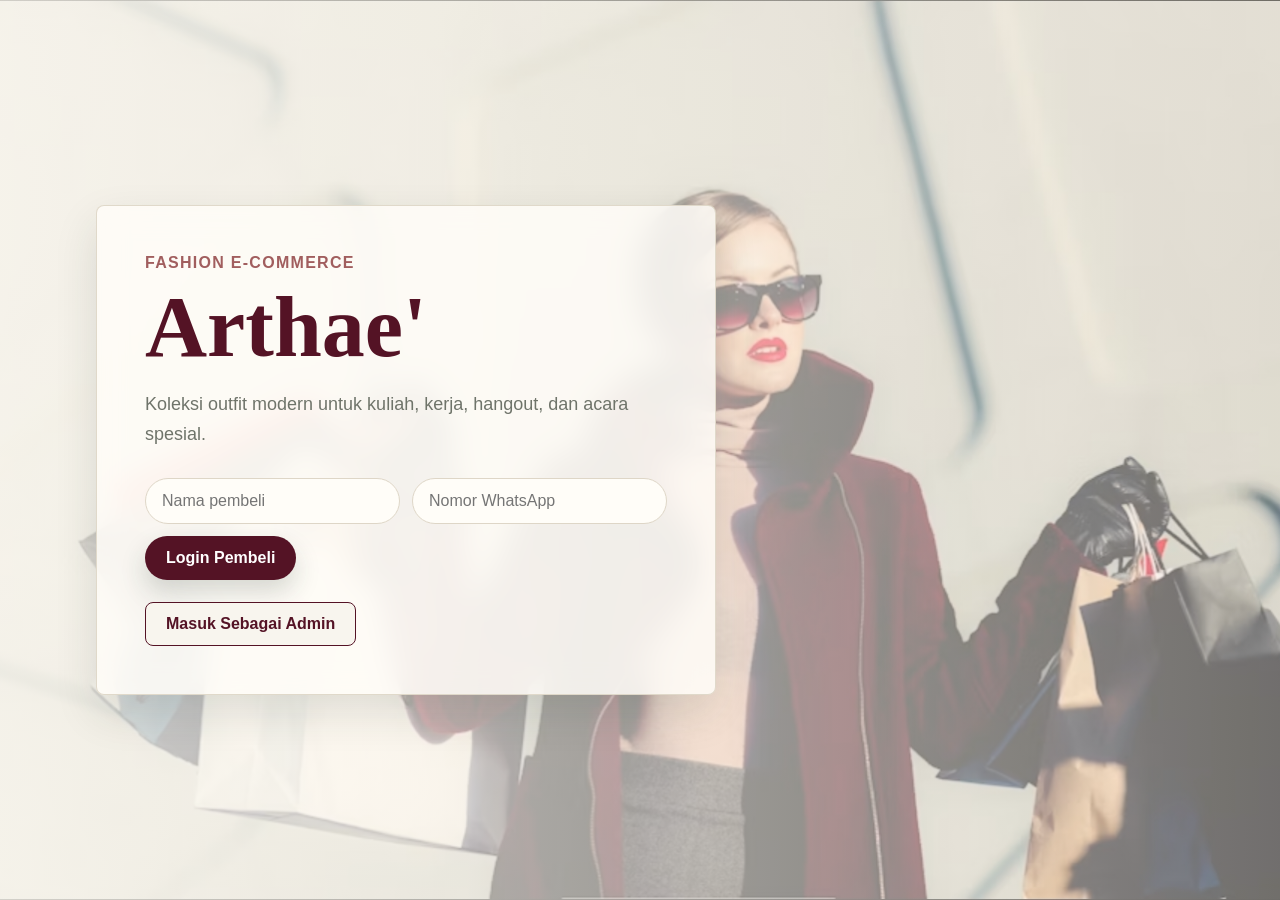
<file: index.html>
﻿<!DOCTYPE html>
<html lang="id">

<head>
  <meta charset="UTF-8">
  <meta name="viewport" content="width=device-width, initial-scale=1.0">
  <title>Arthae' Fashion</title>
  <meta name="description"
    content="Prototype website e-commerce fashion dengan katalog produk, keranjang, checkout, dan dashboard admin.">
  <link rel="stylesheet" href="css/tampilan-awal.css">
</head>

<body>
  <section class="welcome-page">
    <div class="welcome-panel">
      <p class="eyebrow">Fashion E-Commerce</p>
      <h1>Arthae'</h1>
      <p class="welcome-copy">Koleksi outfit modern untuk kuliah, kerja, hangout, dan acara spesial.</p>
      <form id="welcomeLoginForm" class="welcome-login">
        <input id="welcomeName" type="text" placeholder="Nama pembeli" required>
        <input id="welcomePhone" type="tel" placeholder="Nomor WhatsApp" required>
        <button class="primary-btn" type="submit">Login Pembeli</button>
      </form>
      <div class="welcome-actions">
        <a class="ghost-btn link-btn" href="admin.html">Masuk Sebagai Admin</a>
      </div>
    </div>
  </section>
  <script src="js/app.js"></script>
</body>

</html>
</file>
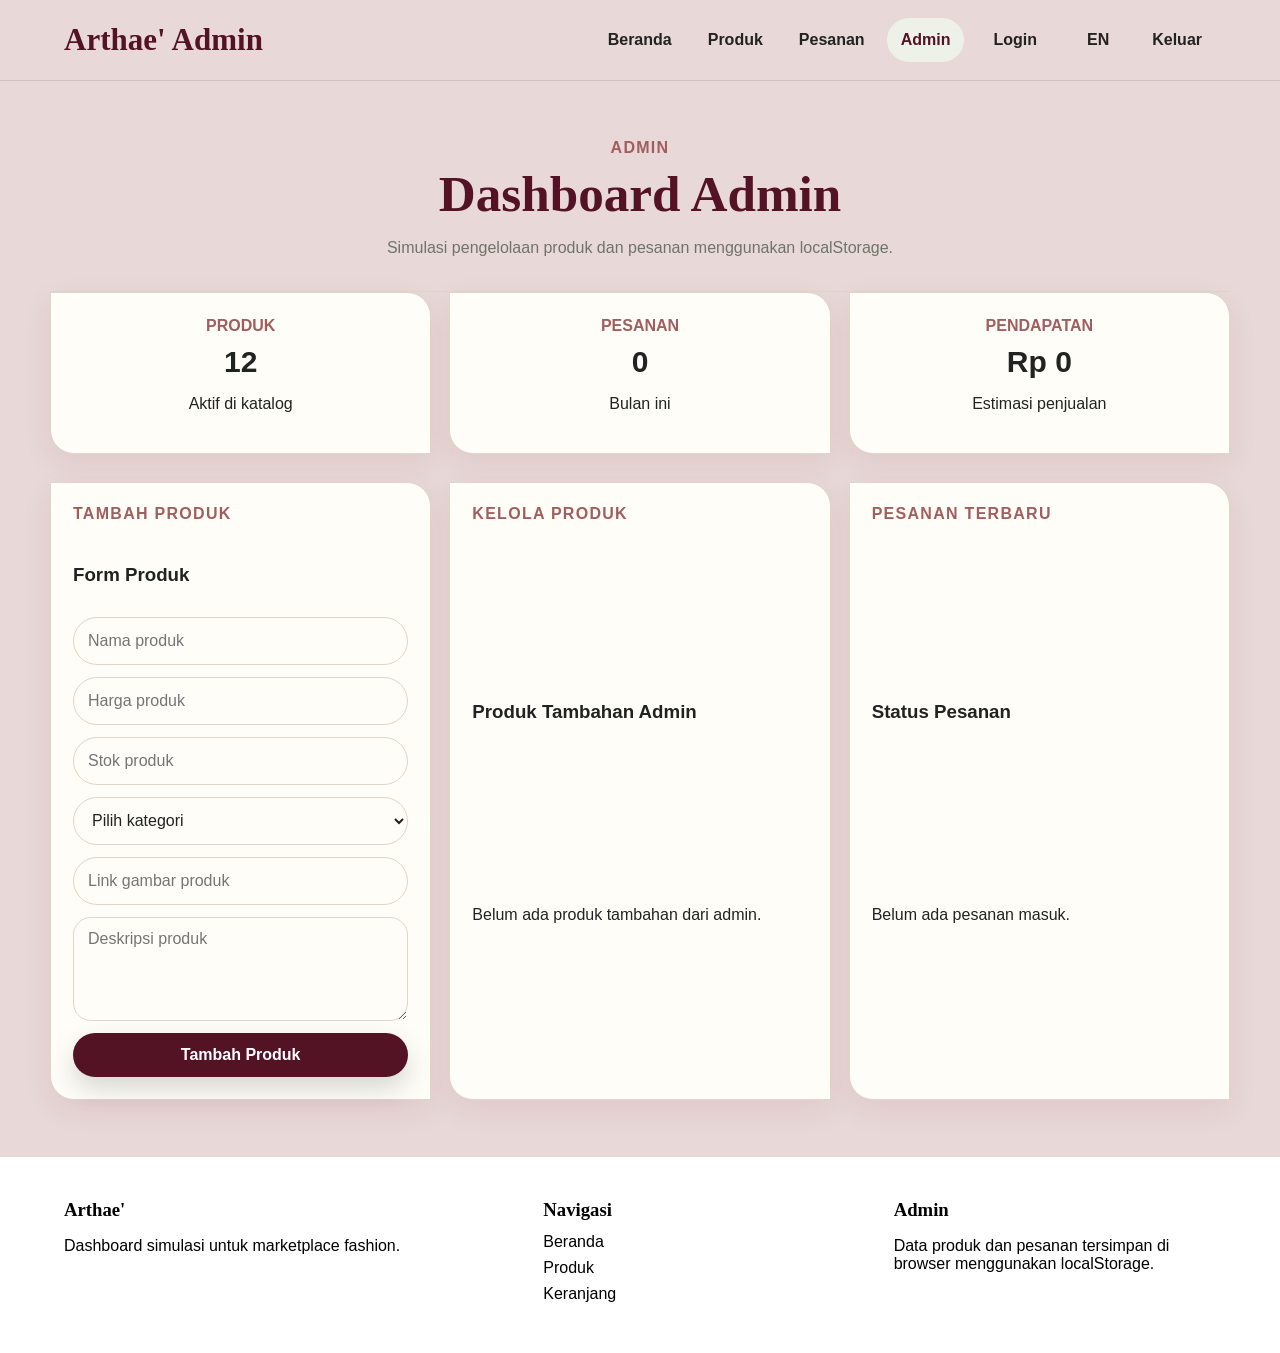
<file: admin.html>
﻿<!DOCTYPE html>
<html lang="id">

<head>
  <meta charset="UTF-8">
  <meta name="viewport" content="width=device-width, initial-scale=1.0">
  <title>Admin | Arthae' Fashion</title>
  <meta name="description" content="Dashboard admin Arthae' Fashion untuk simulasi produk dan pesanan.">
  <link rel="stylesheet" href="css/admin.css">
</head>

<body data-page="admin">
  <header class="site-header">
    <a href="beranda.html" class="brand">Arthae' Admin</a>
    <nav class="nav-links" aria-label="Navigasi utama">
      <a href="beranda.html">User</a>
      <a href="produk.html">Produk</a>
      <a href="keranjang.html">Pesanan</a>
      <a class="active" href="admin.html">Admin</a>
      <button class="nav-action" id="accountBtn" type="button">Login</button>
      <button class="nav-action" id="langToggle" type="button">EN</button>
      <a href="index.html">Keluar</a>
    </nav>
  </header>

  <main>
    <section class="page-hero">
      <p class="eyebrow">Admin</p>
      <h2>Dashboard Admin</h2>
      <p>Simulasi pengelolaan produk dan pesanan menggunakan localStorage.</p>
    </section>
    <div class="admin-stats">
      <article><span>Produk</span><strong id="adminProductCount">0</strong>
        <p>Aktif di katalog</p>
      </article>
      <article><span>Pesanan</span><strong id="adminOrderCount">0</strong>
        <p>Bulan ini</p>
      </article>
      <article><span>Pendapatan</span><strong id="adminRevenue">Rp 0</strong>
        <p>Estimasi penjualan</p>
      </article>
    </div>
    <div class="admin-layout">
      <form id="adminForm" class="admin-card">
        <p class="eyebrow">Tambah Produk</p>
        <h3>Form Produk</h3>
        <input id="adminName" type="text" placeholder="Nama produk" required>
        <input id="adminPrice" type="number" placeholder="Harga produk" required>
        <input id="adminStock" type="number" min="0" placeholder="Stok produk" required>
        <select id="adminCategory" required>
          <option value="">Pilih kategori</option>
          <option value="Pakaian">Pakaian</option>
          <option value="Sepatu">Sepatu</option>
          <option value="Tas">Tas</option>
          <option value="Aksesoris">Aksesoris</option>
        </select>
        <input id="adminImage" type="url" placeholder="Link gambar produk">
        <textarea id="adminDesc" placeholder="Deskripsi produk" required></textarea>
        <button class="primary-btn" type="submit">Tambah Produk</button>
      </form>
      <div class="admin-card">
        <p class="eyebrow">Kelola Produk</p>
        <h3>Produk Tambahan Admin</h3>
        <div id="adminProductList" class="admin-list"></div>
      </div>
      <div class="admin-card">
        <p class="eyebrow">Pesanan Terbaru</p>
        <h3>Status Pesanan</h3>
        <div id="adminOrderList" class="admin-list"></div>
      </div>
    </div>
  </main>

  <footer class="site-footer">
    <div>
      <h3>Arthae'</h3>
      <p>Dashboard simulasi untuk marketplace fashion.</p>
    </div>
    <div>
      <h3>Navigasi</h3><a href="beranda.html">Beranda</a><a href="produk.html">Produk</a><a
        href="keranjang.html">Keranjang</a>
    </div>
    <div>
      <h3>Admin</h3>
      <p>Data produk dan pesanan tersimpan di browser menggunakan localStorage.</p>
    </div>
  </footer>

  <div id="accountModal" class="modal hidden" role="dialog" aria-modal="true">
    <div class="modal-card account-card">
      <button class="close-btn" data-close="accountModal">&times;</button>
      <form id="accountForm" class="checkout-form">
        <p class="eyebrow">Akun Pembeli</p>
        <h3>Login Pembeli</h3>
        <input id="accountName" type="text" placeholder="Nama pembeli" required>
        <input id="accountPhone" type="tel" placeholder="Nomor WhatsApp" required>
        <button class="primary-btn" type="submit">Simpan Akun</button>
        <button class="ghost-btn" id="logoutBtn" type="button">Keluar Akun</button>
      </form>
    </div>
  </div>

  <script src="js/app.js"></script>
</body>

</html>
</file>
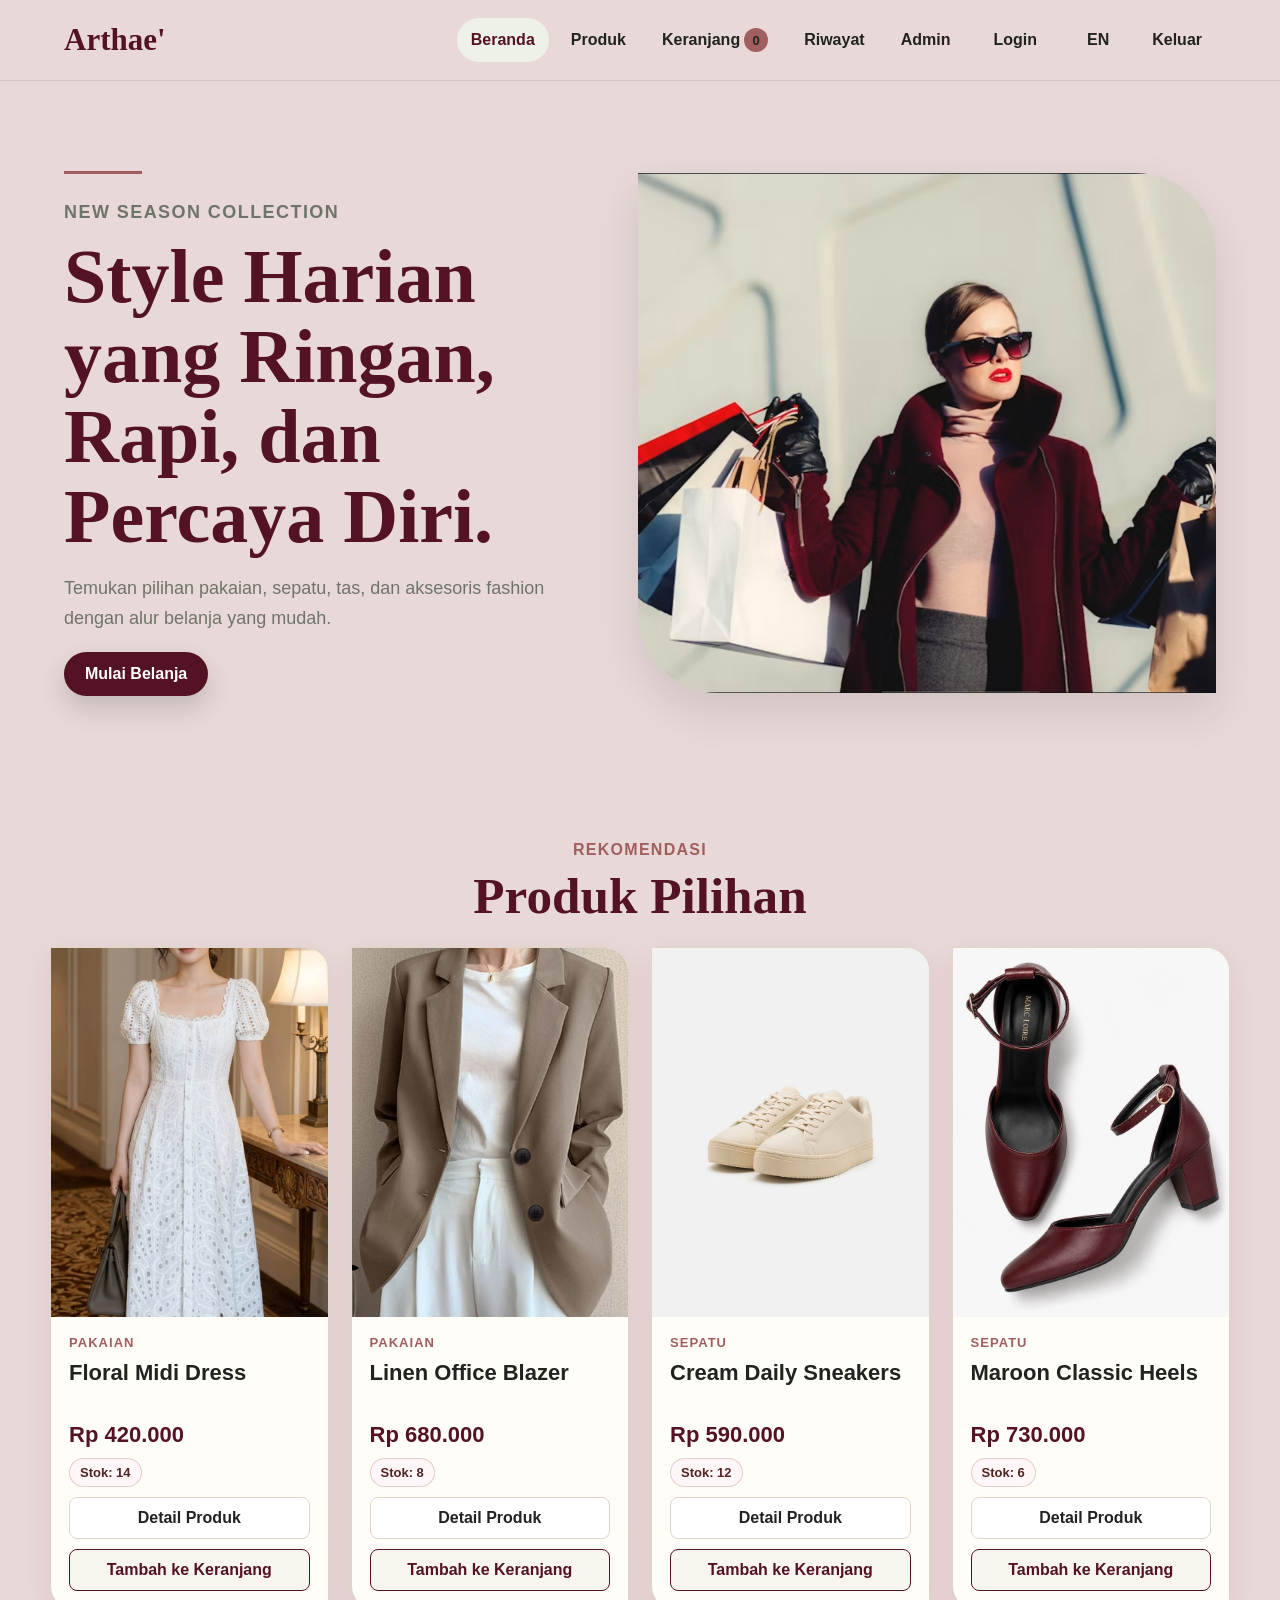
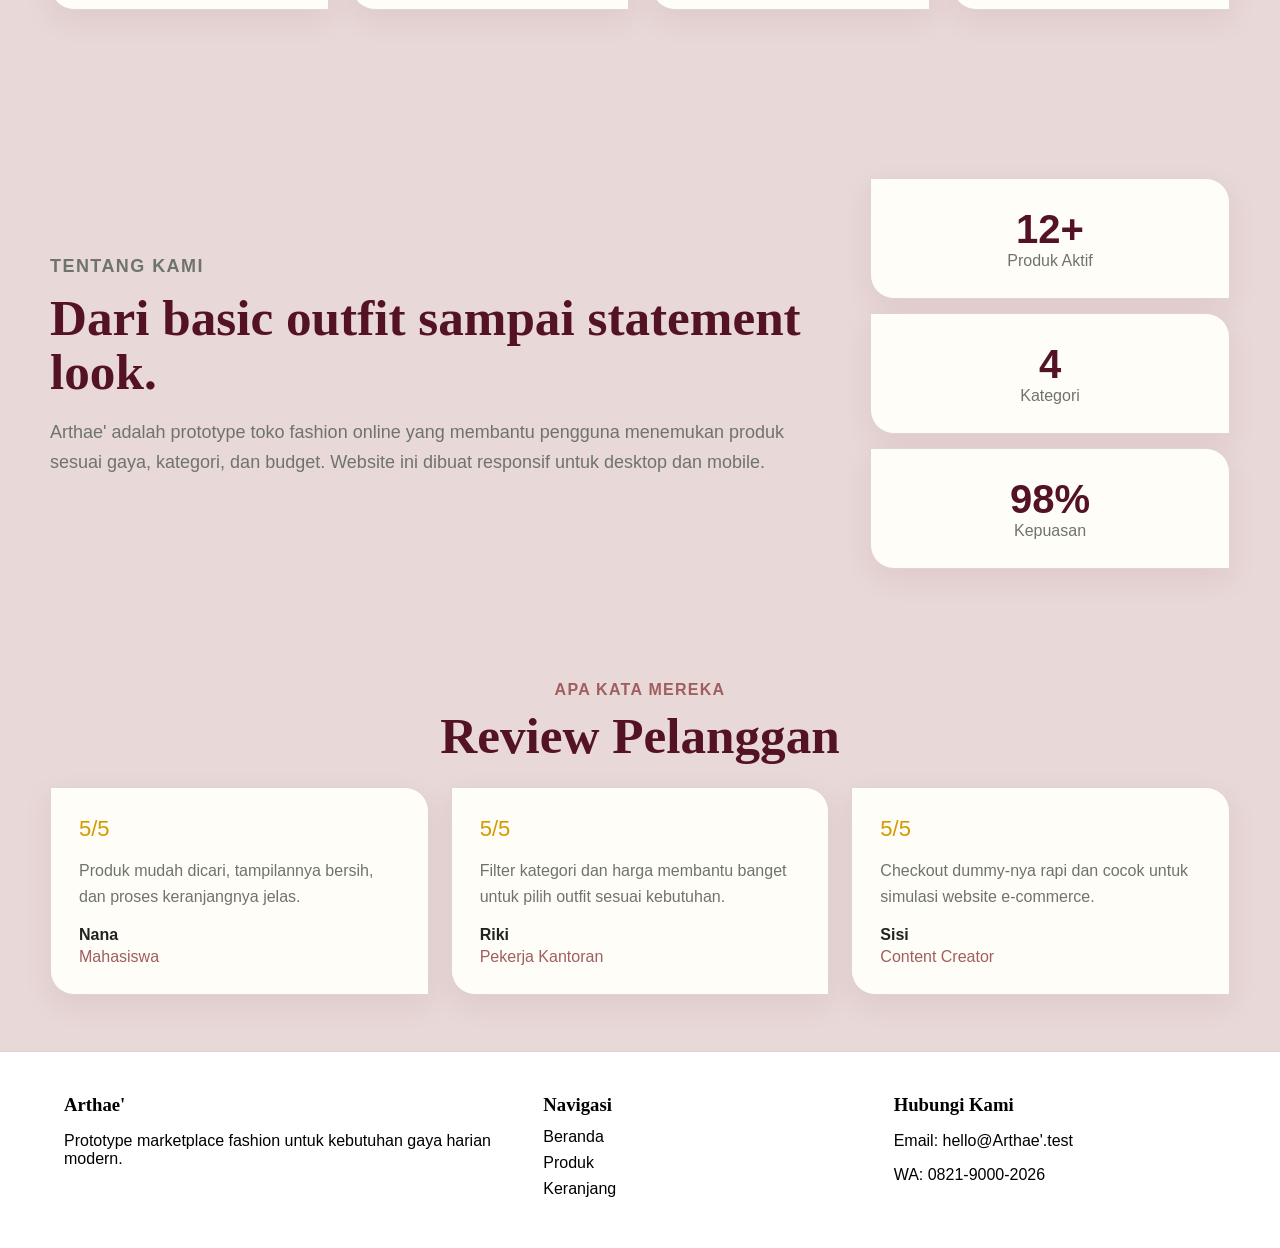
<file: beranda.html>
﻿<!DOCTYPE html>
<html lang="id">

<head>
  <meta charset="UTF-8">
  <meta name="viewport" content="width=device-width, initial-scale=1.0">
  <title>Beranda | Arthae' Fashion</title>
  <meta name="description"
    content="Beranda Arthae' Fashion dengan rekomendasi produk, tentang kami, review, dan navigasi belanja.">
  <link rel="stylesheet" href="css/beranda.css">
</head>

<body data-page="home">
  <header class="site-header">
    <a href="beranda.html" class="brand">Arthae'</a>
    <nav class="nav-links" aria-label="Navigasi utama">
      <a class="active" href="beranda.html">Beranda</a>
      <a href="produk.html">Produk</a>
      <a href="keranjang.html">Keranjang <span id="cartBadge">0</span></a>
      <a href="keranjang.html#historySection">Riwayat</a>
      <a href="admin.html">Admin</a>
      <button class="nav-action" id="accountBtn" type="button">Login</button>
      <button class="nav-action" id="langToggle" type="button">EN</button>
      <a href="index.html">Keluar</a>
    </nav>
  </header>

  <main>
    <section class="hero">
      <div class="hero-content">
        <p class="eyebrow">New Season Collection</p>
        <h2>Style Harian yang Ringan, Rapi, dan Percaya Diri.</h2>
        <p>Temukan pilihan pakaian, sepatu, tas, dan aksesoris fashion dengan alur belanja yang mudah.</p>
        <a class="primary-btn link-btn" href="produk.html">Mulai Belanja</a>
      </div>
      <div class="hero-media" aria-label="Kolase produk fashion">
        <img src="image/Model.jpeg" alt="Model membawa tas belanja fashion">
      </div>
    </section>

    <section class="section-block">
      <div class="section-title">
        <p class="eyebrow">Rekomendasi</p>
        <h2>Produk Pilihan</h2>
      </div>
      <div id="featuredGrid" class="product-grid"></div>
    </section>

    <section class="about-grid">
      <div>
        <p class="eyebrow">Tentang Kami</p>
        <h2>Dari basic outfit sampai statement look.</h2>
        <p>Arthae' adalah prototype toko fashion online yang membantu pengguna menemukan produk sesuai gaya, kategori,
          dan budget. Website ini dibuat responsif untuk desktop dan mobile.</p>
      </div>
      <div class="stats-grid">
        <article><strong>12+</strong><span>Produk Aktif</span></article>
        <article><strong>4</strong><span>Kategori</span></article>
        <article><strong>98%</strong><span>Kepuasan</span></article>
      </div>
    </section>

    <section class="section-block">
      <div class="section-title">
        <p class="eyebrow">Apa Kata Mereka</p>
        <h2>Review Pelanggan</h2>
      </div>
      <div class="review-grid">
        <article>
          <div class="stars">5/5</div>
          <p>Produk mudah dicari, tampilannya bersih, dan proses keranjangnya jelas.</p>
          <strong>Nana</strong><span>Mahasiswa</span>
        </article>
        <article>
          <div class="stars">5/5</div>
          <p>Filter kategori dan harga membantu banget untuk pilih outfit sesuai kebutuhan.</p>
          <strong>Riki</strong><span>Pekerja Kantoran</span>
        </article>
        <article>
          <div class="stars">5/5</div>
          <p>Checkout dummy-nya rapi dan cocok untuk simulasi website e-commerce.</p><strong>Sisi</strong><span>Content
            Creator</span>
        </article>
      </div>
    </section>
  </main>

  <footer class="site-footer">
    <div>
      <h3>Arthae'</h3>
      <p>Prototype marketplace fashion untuk kebutuhan gaya harian modern.</p>
    </div>
    <div>
      <h3>Navigasi</h3><a href="beranda.html">Beranda</a><a href="produk.html">Produk</a><a
        href="keranjang.html">Keranjang</a>
    </div>
    <div>
      <h3>Hubungi Kami</h3>
      <p>Email: hello@Arthae'.test</p>
      <p>WA: 0821-9000-2026</p>
    </div>
  </footer>

  <div id="detailModal" class="modal hidden" role="dialog" aria-modal="true">
    <div class="modal-card">
      <button class="close-btn" data-close="detailModal">&times;</button>
      <div id="detailContent"></div>
    </div>
  </div>

  <div id="accountModal" class="modal hidden" role="dialog" aria-modal="true">
    <div class="modal-card account-card">
      <button class="close-btn" data-close="accountModal">&times;</button>
      <form id="accountForm" class="checkout-form">
        <p class="eyebrow">Akun Pembeli</p>
        <h3>Login Pembeli</h3>
        <input id="accountName" type="text" placeholder="Nama pembeli" required>
        <input id="accountPhone" type="tel" placeholder="Nomor WhatsApp" required>
        <button class="primary-btn" type="submit">Simpan Akun</button>
        <button class="ghost-btn" id="logoutBtn" type="button">Keluar Akun</button>
      </form>
    </div>
  </div>

  <script src="js/app.js"></script>
</body>

</html>
</file>
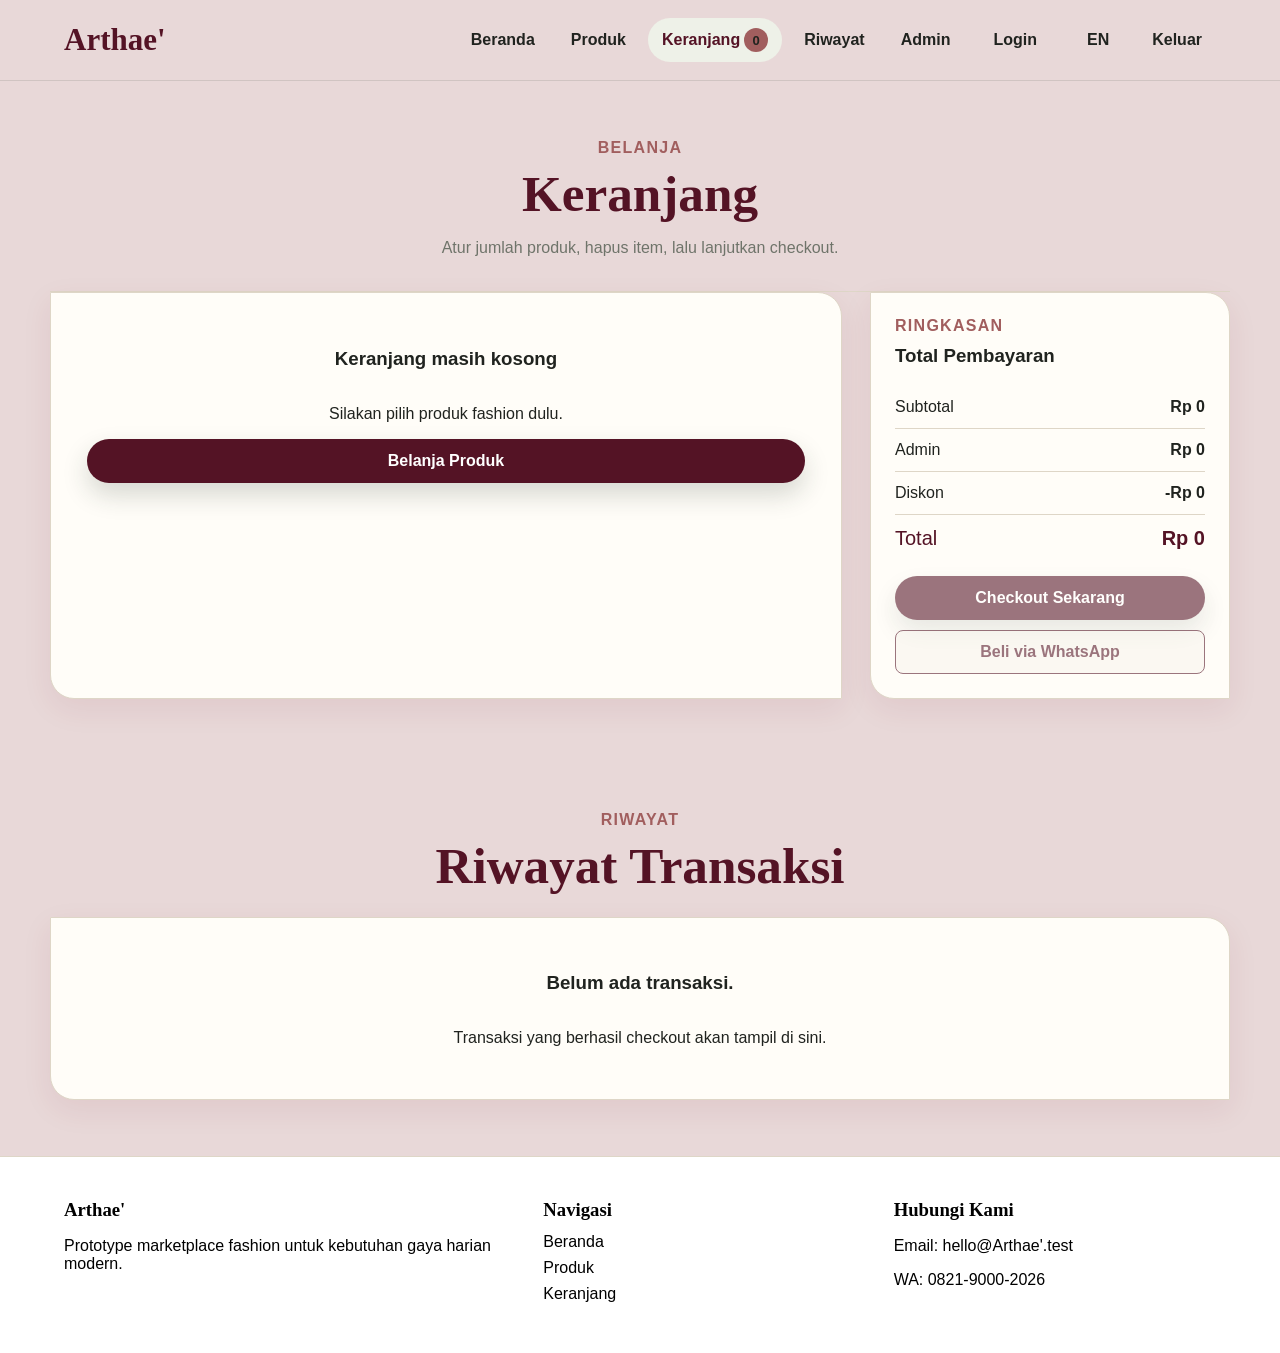
<file: keranjang.html>
﻿<!DOCTYPE html>
<html lang="id">

<head>
  <meta charset="UTF-8">
  <meta name="viewport" content="width=device-width, initial-scale=1.0">
  <title>Keranjang | Arthae' Fashion</title>
  <meta name="description" content="Keranjang belanja Arthae' Fashion dengan ringkasan pembayaran dan checkout.">
  <link rel="stylesheet" href="css/keranjang.css">
</head>

<body data-page="cart">
  <header class="site-header">
    <a href="beranda.html" class="brand">Arthae'</a>
    <nav class="nav-links" aria-label="Navigasi utama">
      <a href="beranda.html">Beranda</a>
      <a href="produk.html">Produk</a>
      <a class="active" href="keranjang.html">Keranjang <span id="cartBadge">0</span></a>
      <a href="#historySection">Riwayat</a>
      <a href="admin.html">Admin</a>
      <button class="nav-action" id="accountBtn" type="button">Login</button>
      <button class="nav-action" id="langToggle" type="button">EN</button>
      <a href="index.html">Keluar</a>
    </nav>
  </header>

  <main>
    <section class="page-hero">
      <p class="eyebrow">Belanja</p>
      <h2>Keranjang</h2>
      <p>Atur jumlah produk, hapus item, lalu lanjutkan checkout.</p>
    </section>
    <div class="cart-layout">
      <div id="cartItems" class="cart-items"></div>
      <aside class="summary-card">
        <p class="eyebrow">Ringkasan</p>
        <h3>Total Pembayaran</h3>
        <div class="summary-row"><span>Subtotal</span><strong id="subtotalText">Rp 0</strong></div>
        <div class="summary-row"><span>Admin</span><strong id="adminText">Rp 0</strong></div>
        <div class="summary-row"><span>Diskon</span><strong id="discountText">-Rp 0</strong></div>
        <div class="summary-row total"><span>Total</span><strong id="totalText">Rp 0</strong></div>
        <button id="checkoutBtn" class="primary-btn">Checkout Sekarang</button>
        <button id="waCheckoutBtn" class="ghost-btn">Beli via WhatsApp</button>
      </aside>
    </div>
    <section id="historySection" class="section-block">
      <div class="section-title">
        <p class="eyebrow">Riwayat</p>
        <h2>Riwayat Transaksi</h2>
      </div>
      <div id="historyList" class="history-list"></div>
    </section>
  </main>

  <footer class="site-footer">
    <div>
      <h3>Arthae'</h3>
      <p>Prototype marketplace fashion untuk kebutuhan gaya harian modern.</p>
    </div>
    <div>
      <h3>Navigasi</h3><a href="beranda.html">Beranda</a><a href="produk.html">Produk</a><a
        href="keranjang.html">Keranjang</a>
    </div>
    <div>
      <h3>Hubungi Kami</h3>
      <p>Email: hello@Arthae'.test</p>
      <p>WA: 0821-9000-2026</p>
    </div>
  </footer>

  <div id="checkoutModal" class="modal hidden" role="dialog" aria-modal="true">
    <div class="modal-card">
      <button class="close-btn" data-close="checkoutModal">&times;</button>
      <form id="checkoutForm" class="checkout-form">
        <p class="eyebrow">Checkout</p>
        <h3>Data Pembeli</h3>
        <input id="buyerName" type="text" placeholder="Nama lengkap" required>
        <input id="buyerPhone" type="tel" placeholder="Nomor telepon" required>
        <textarea id="buyerAddress" placeholder="Alamat lengkap" required></textarea>
        <input id="buyerCity" type="text" placeholder="Kota" required>
        <input id="buyerPostcode" type="text" placeholder="Kode pos" required>
        <select id="paymentMethod" required>
          <option value="">Pilih metode pembayaran</option>
          <option value="Midtrans Virtual Account">Midtrans Virtual Account</option>
          <option value="E-Wallet">E-Wallet</option>
          <option value="Transfer Bank Manual">Transfer Bank Manual</option>
        </select>
        <button class="primary-btn" type="submit">Buat Pesanan</button>
      </form>
    </div>
  </div>

  <div id="successModal" class="modal hidden" role="dialog" aria-modal="true">
    <div class="modal-card success-card">
      <button class="close-btn" data-close="successModal">&times;</button>
      <h3>Pesanan Berhasil</h3>
      <p id="successText"></p>
      <button class="primary-btn" data-close="successModal">Selesai</button>
    </div>
  </div>

  <div id="accountModal" class="modal hidden" role="dialog" aria-modal="true">
    <div class="modal-card account-card">
      <button class="close-btn" data-close="accountModal">&times;</button>
      <form id="accountForm" class="checkout-form">
        <p class="eyebrow">Akun Pembeli</p>
        <h3>Login Pembeli</h3>
        <input id="accountName" type="text" placeholder="Nama pembeli" required>
        <input id="accountPhone" type="tel" placeholder="Nomor WhatsApp" required>
        <button class="primary-btn" type="submit">Simpan Akun</button>
        <button class="ghost-btn" id="logoutBtn" type="button">Keluar Akun</button>
      </form>
    </div>
  </div>

  <script src="js/app.js"></script>
</body>

</html>
</file>
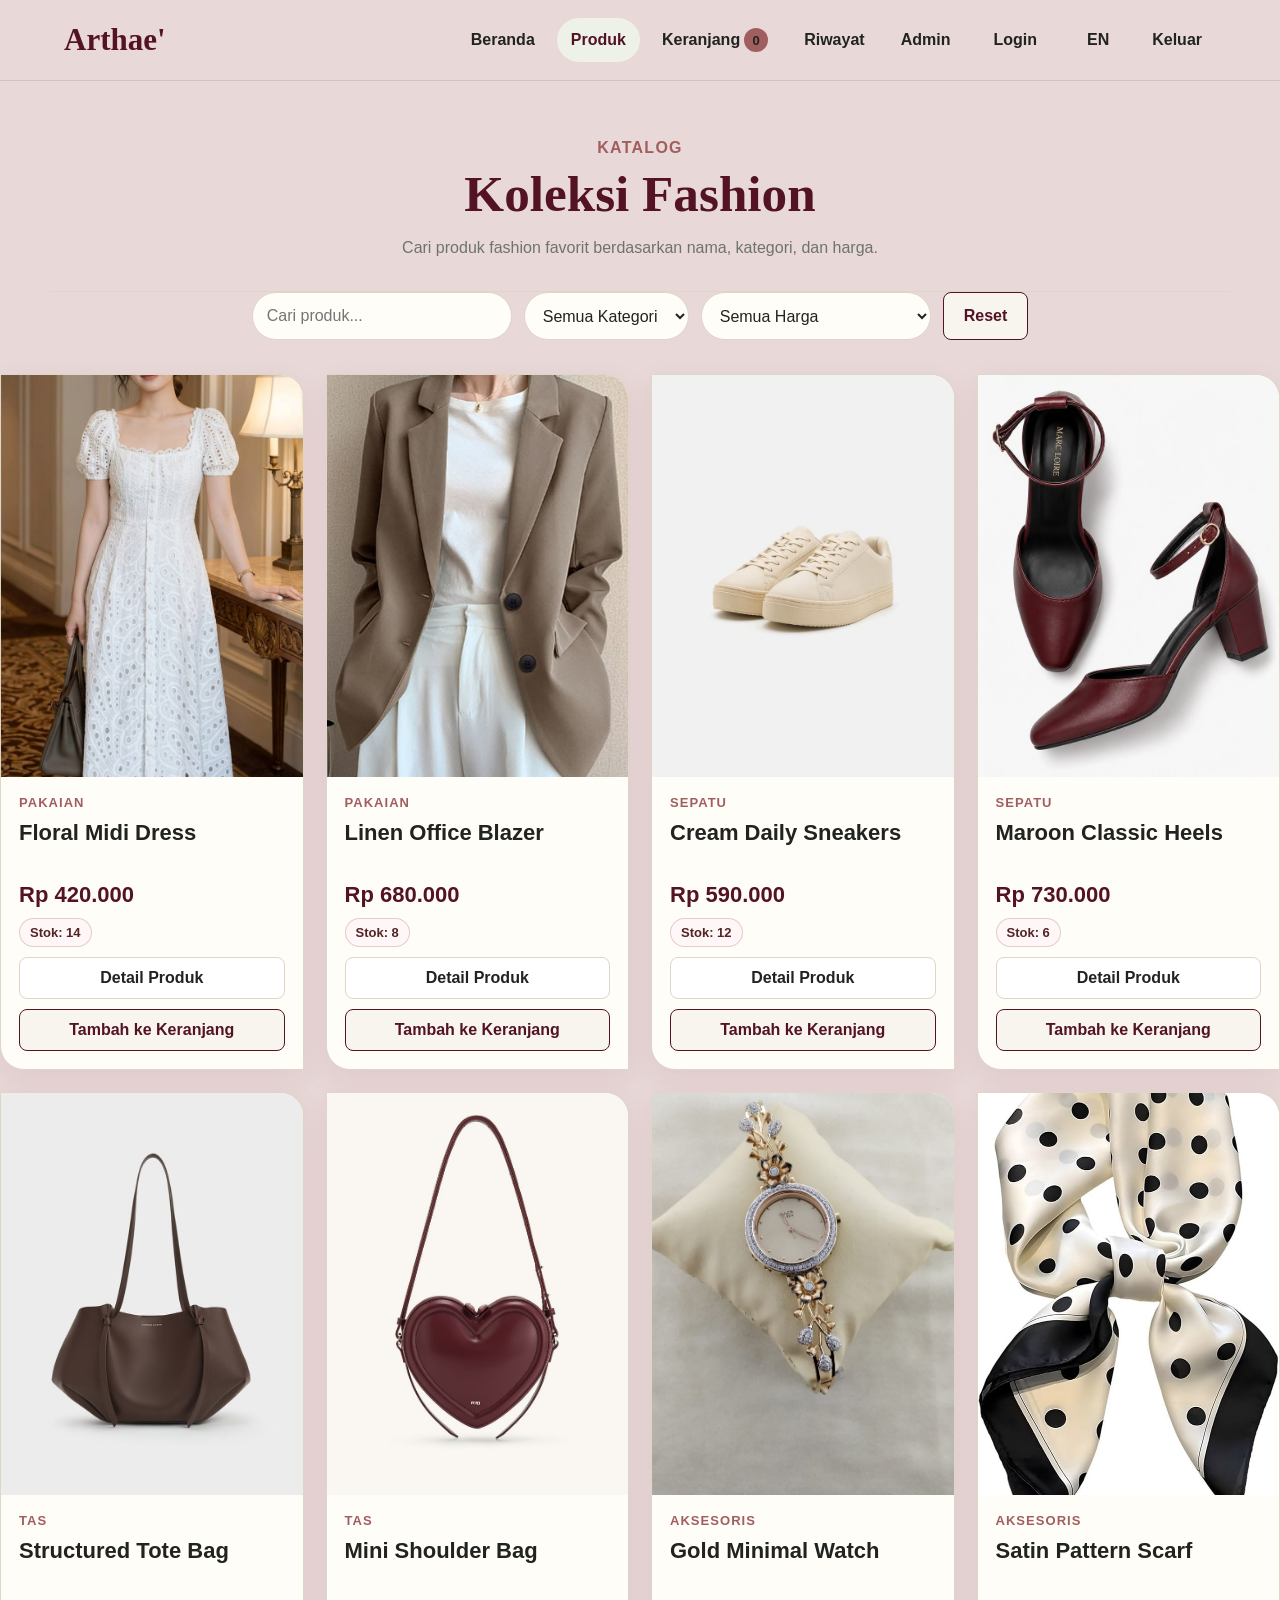
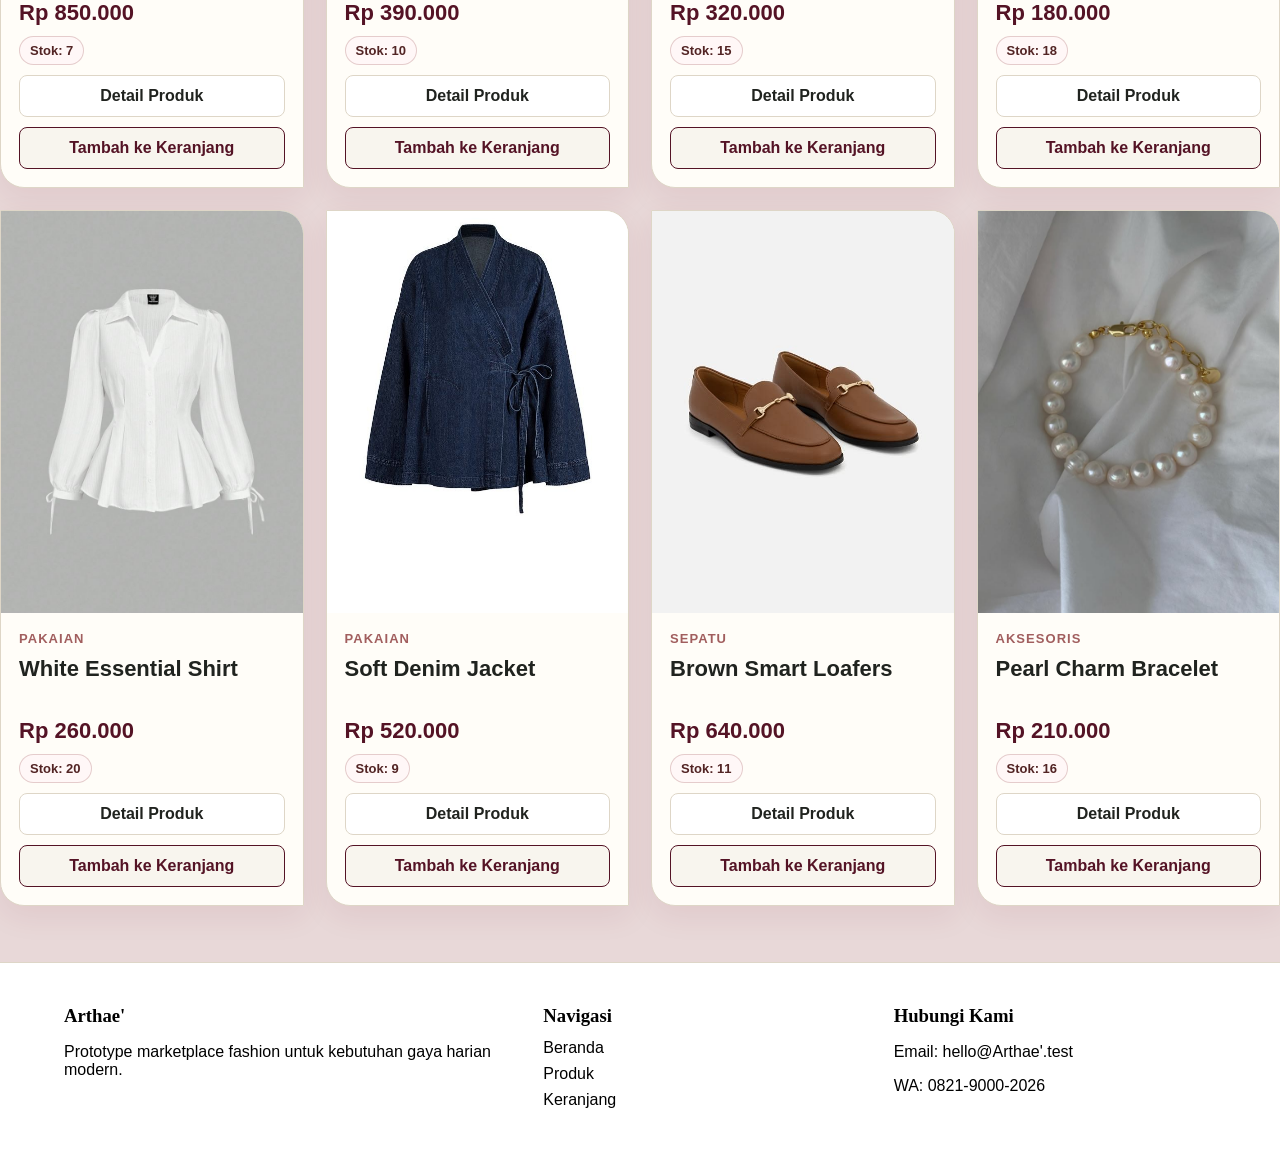
<file: produk.html>
﻿<!DOCTYPE html>
<html lang="id">

<head>
  <meta charset="UTF-8">
  <meta name="viewport" content="width=device-width, initial-scale=1.0">
  <title>Produk | Arthae' Fashion</title>
  <meta name="description" content="Katalog produk fashion Arthae' dengan pencarian dan filter kategori serta harga.">
  <link rel="stylesheet" href="css/produk.css">
</head>

<body data-page="products">
  <header class="site-header">
    <a href="beranda.html" class="brand">Arthae'</a>
    <nav class="nav-links" aria-label="Navigasi utama">
      <a href="beranda.html">Beranda</a>
      <a class="active" href="produk.html">Produk</a>
      <a href="keranjang.html">Keranjang <span id="cartBadge">0</span></a>
      <a href="keranjang.html#historySection">Riwayat</a>
      <a href="admin.html">Admin</a>
      <button class="nav-action" id="accountBtn" type="button">Login</button>
      <button class="nav-action" id="langToggle" type="button">EN</button>
      <a href="index.html">Keluar</a>
    </nav>
  </header>

  <main>
    <section class="page-hero">
      <p class="eyebrow">Katalog</p>
      <h2>Koleksi Fashion</h2>
      <p>Cari produk fashion favorit berdasarkan nama, kategori, dan harga.</p>
    </section>
    <div class="filters">
      <input id="searchInput" type="search" placeholder="Cari produk...">
      <select id="categoryFilter">
        <option value="Semua">Semua Kategori</option>
        <option value="Pakaian">Pakaian</option>
        <option value="Sepatu">Sepatu</option>
        <option value="Tas">Tas</option>
        <option value="Aksesoris">Aksesoris</option>
      </select>
      <select id="priceFilter">
        <option value="Semua">Semua Harga</option>
        <option value="low">Di bawah Rp 300.000</option>
        <option value="mid">Rp 300.000 - Rp 700.000</option>
        <option value="high">Di atas Rp 700.000</option>
      </select>
      <button id="resetFilter" class="ghost-btn">Reset</button>
    </div>
    <div id="productGrid" class="product-grid"></div>
  </main>

  <footer class="site-footer">
    <div>
      <h3>Arthae'</h3>
      <p>Prototype marketplace fashion untuk kebutuhan gaya harian modern.</p>
    </div>
    <div>
      <h3>Navigasi</h3><a href="beranda.html">Beranda</a><a href="produk.html">Produk</a><a
        href="keranjang.html">Keranjang</a>
    </div>
    <div>
      <h3>Hubungi Kami</h3>
      <p>Email: hello@Arthae'.test</p>
      <p>WA: 0821-9000-2026</p>
    </div>
  </footer>

  <div id="detailModal" class="modal hidden" role="dialog" aria-modal="true">
    <div class="modal-card">
      <button class="close-btn" data-close="detailModal">&times;</button>
      <div id="detailContent"></div>
    </div>
  </div>

  <div id="accountModal" class="modal hidden" role="dialog" aria-modal="true">
    <div class="modal-card account-card">
      <button class="close-btn" data-close="accountModal">&times;</button>
      <form id="accountForm" class="checkout-form">
        <p class="eyebrow">Akun Pembeli</p>
        <h3>Login Pembeli</h3>
        <input id="accountName" type="text" placeholder="Nama pembeli" required>
        <input id="accountPhone" type="tel" placeholder="Nomor WhatsApp" required>
        <button class="primary-btn" type="submit">Simpan Akun</button>
        <button class="ghost-btn" id="logoutBtn" type="button">Keluar Akun</button>
      </form>
    </div>
  </div>

  <script src="js/app.js"></script>
</body>

</html>
</file>
<file: css/tampilan-awal.css>
* {
  box-sizing: border-box;
}

:root {
  --maroon: #7b1e34;
  --maroon-dark: #541325;
  --rose: #c36b7d;
  --blush: #fff1f3;
  --cream: #fffaf4;
  --paper: #ffffff;
  --ink: #24151a;
  --muted: #7a6870;
  --line: #ead8dc;
  --shadow: 0 18px 48px rgba(123, 30, 52, 0.14);
}

body {
  margin: 0;
  font-family: Arial, Helvetica, sans-serif;
  color: var(--ink);
  background: #E8D8D8;
}

button,
input,
select,
textarea {
  font: inherit;
}

button {
  cursor: pointer;
}

button:disabled {
  cursor: not-allowed;
  opacity: 0.58;
}

.hidden {
  display: none !important;
}

.welcome-page {
  min-height: 100vh;
  display: grid;
  place-items: center;
  padding: 24px;
  background:
    linear-gradient(90deg, rgba(255, 250, 244, 0.94), rgba(255, 241, 243, 0.82)),
    url("../image/Model.jpeg") center/cover;
}

.welcome-panel {
  width: min(620px, 100%);
  padding: 48px;
  border: 1px solid var(--line);
  border-radius: 8px;
  background: rgba(255, 255, 255, 0.9);
  box-shadow: var(--shadow);
}

.welcome-panel h1,
.hero h2,
.page-hero h2,
.section-title h2,
.about-grid h2 {
  margin: 0;
  color: var(--maroon-dark);
  line-height: 1.05;
  letter-spacing: 0;
}

.welcome-panel h1 {
  font-size: clamp(44px, 8vw, 86px);
}

.welcome-copy {
  max-width: 520px;
  margin: 18px 0 28px;
  color: var(--muted);
  font-size: 18px;
  line-height: 1.65;
}

.welcome-actions,
.filters,
.welcome-login {
  display: flex;
  gap: 12px;
  flex-wrap: wrap;
}

.welcome-login {
  margin: 22px 0;
}

.welcome-login input {
  min-height: 46px;
  flex: 1 1 180px;
  border: 1px solid var(--line);
  border-radius: 999px;
  padding: 0 16px;
  background: #fffdf8;
}

.primary-btn,
.ghost-btn,
.nav-links button,
.site-footer button {
  min-height: 44px;
  border-radius: 8px;
  border: 1px solid transparent;
  padding: 0 20px;
  font-weight: 800;
}

.primary-btn {
  color: white;
  background: var(--maroon);
  box-shadow: 0 10px 28px rgba(123, 30, 52, 0.22);
}

.primary-btn:hover {
  background: var(--maroon-dark);
}

.ghost-btn {
  color: var(--maroon);
  border-color: var(--maroon);
  background: transparent;
}

.app {
  min-height: 100vh;
}

.site-header {
  position: sticky;
  top: 0;
  z-index: 5;
  display: flex;
  align-items: center;
  justify-content: space-between;
  gap: 20px;
  padding: 18px clamp(18px, 5vw, 72px);
  border-bottom: 1px solid var(--line);
  background: rgba(255, 250, 244, 0.94);
  backdrop-filter: blur(14px);
}

.brand {
  color: var(--maroon);
  text-decoration: none;
  font-size: 28px;
  font-weight: 900;
}

.nav-links {
  display: flex;
  align-items: center;
  justify-content: flex-end;
  gap: 8px;
  flex-wrap: wrap;
}

.nav-links button,
.site-footer button {
  color: var(--ink);
  background: transparent;
}

.nav-action {
  min-height: 38px;
  border: 1px solid var(--line);
  border-radius: 999px;
  padding: 0 14px;
  color: var(--maroon-dark);
  background: rgba(255, 253, 248, 0.72);
  font-weight: 800;
}

.nav-links button.active,
.nav-links button:hover,
.site-footer button:hover {
  color: var(--maroon);
}

#cartBadge {
  display: inline-grid;
  min-width: 24px;
  height: 24px;
  place-items: center;
  margin-left: 4px;
  border-radius: 999px;
  color: white;
  background: var(--maroon);
  font-size: 13px;
}

main {
  min-height: 70vh;
}

.page {
  display: none;
}

.page.active {
  display: block;
}

.hero {
  display: grid;
  grid-template-columns: minmax(0, 1fr) minmax(320px, 0.86fr);
  gap: clamp(28px, 6vw, 80px);
  align-items: center;
  padding: clamp(40px, 7vw, 96px) clamp(18px, 5vw, 72px);
}

.hero-content h2 {
  max-width: 840px;
  font-size: clamp(38px, 6vw, 76px);
}

.hero-content p {
  max-width: 650px;
  color: var(--muted);
  font-size: 18px;
  line-height: 1.65;
}

.hero-media {
  min-height: 440px;
  border-radius: 8px;
  overflow: hidden;
  box-shadow: var(--shadow);
}

.hero-media img {
  width: 100%;
  height: 100%;
  min-height: 440px;
  display: block;
  object-fit: cover;
}

.eyebrow {
  margin: 0 0 10px;
  color: var(--maroon);
  font-weight: 900;
  letter-spacing: 0.08em;
  text-transform: uppercase;
}

.section-block,
.about-grid,
.page-hero,
.cart-layout,
.admin-stats,
.admin-layout {
  width: min(1180px, calc(100% - 36px));
  margin: 0 auto;
}

.section-block,
.about-grid {
  padding: 56px 0;
}

.section-title {
  margin-bottom: 24px;
  text-align: center;
}

.section-title h2,
.page-hero h2,
.about-grid h2 {
  font-size: clamp(32px, 4vw, 52px);
}

.product-grid {
  display: grid;
  grid-template-columns: repeat(4, minmax(0, 1fr));
  gap: 22px;
}

.product-card,
.review-grid article,
.stats-grid article,
.summary-card,
.admin-card,
.cart-item,
.admin-stats article {
  border: 1px solid var(--line);
  border-radius: 8px;
  background: var(--paper);
  box-shadow: 0 10px 30px rgba(123, 30, 52, 0.08);
}

.product-card {
  display: flex;
  flex-direction: column;
  min-height: 100%;
  overflow: hidden;
}

.product-card img {
  width: 100%;
  aspect-ratio: 4 / 3;
  object-fit: cover;
  background: var(--blush);
}

.product-info {
  display: flex;
  flex: 1;
  flex-direction: column;
  gap: 10px;
  padding: 18px;
}

.category {
  color: #A15E5E;
  font-size: 13px;
  font-weight: 900;
  letter-spacing: 0.08em;
  text-transform: uppercase;
}

.stock-badge {
  width: fit-content;
  border: 1px solid rgba(161, 94, 94, 0.28);
  border-radius: 999px;
  padding: 6px 10px;
  color: #522424;
  background: #fff7f7;
  font-size: 13px;
  font-weight: 800;
}

.empty-stock {
  color: #8c1d2d;
  background: #fff0f2;
}

.product-info h3 {
  min-height: 52px;
  margin: 0;
  font-size: 22px;
  line-height: 1.2;
}

.price {
  color: var(--maroon);
  font-size: 22px;
  font-weight: 900;
}

.product-actions {
  display: grid;
  gap: 10px;
  margin-top: auto;
}

.product-actions button {
  min-height: 42px;
  border-radius: 8px;
  font-weight: 900;
}

.detail-btn {
  border: 1px solid var(--line);
  color: var(--ink);
  background: white;
}

.cart-btn {
  border: 1px solid var(--maroon);
  color: var(--maroon);
  background: var(--blush);
}

.about-grid {
  display: grid;
  grid-template-columns: minmax(0, 1fr) 360px;
  gap: 32px;
  align-items: center;
}

.about-grid p {
  color: var(--muted);
  font-size: 18px;
  line-height: 1.7;
}

.stats-grid {
  display: grid;
  gap: 14px;
}

.stats-grid article {
  padding: 28px;
  text-align: center;
}

.stats-grid strong {
  display: block;
  color: var(--maroon);
  font-size: 40px;
}

.stats-grid span {
  color: var(--muted);
}

.review-grid {
  display: grid;
  grid-template-columns: repeat(3, minmax(0, 1fr));
  gap: 22px;
}

.review-grid article {
  padding: 28px;
}

.stars {
  color: #d69a00;
  font-size: 22px;
}

.review-grid p {
  color: var(--muted);
  line-height: 1.65;
}

.review-grid strong,
.review-grid span {
  display: block;
}

.review-grid span {
  color: var(--maroon);
  margin-top: 4px;
}

.page-hero {
  padding: 58px 0 30px;
  text-align: center;
}

.page-hero p:not(.eyebrow) {
  max-width: 620px;
  margin: 14px auto 0;
  color: var(--muted);
  line-height: 1.65;
}

.filters {
  width: min(900px, calc(100% - 36px));
  margin: 0 auto 34px;
  justify-content: center;
}

.filters input,
.filters select,
.checkout-form input,
.checkout-form textarea,
.checkout-form select,
.admin-card input,
.admin-card textarea,
.admin-card select {
  min-height: 48px;
  border: 1px solid var(--line);
  border-radius: 8px;
  padding: 0 14px;
  color: var(--ink);
  background: white;
  outline: none;
}

.filters input {
  min-width: 260px;
}

.filters input:focus,
.filters select:focus,
.checkout-form input:focus,
.checkout-form textarea:focus,
.checkout-form select:focus,
.admin-card input:focus,
.admin-card textarea:focus,
.admin-card select:focus {
  border-color: var(--maroon);
  box-shadow: 0 0 0 4px rgba(123, 30, 52, 0.12);
}

.cart-layout {
  display: grid;
  grid-template-columns: minmax(0, 1fr) 360px;
  gap: 28px;
  padding-bottom: 56px;
}

.cart-items {
  display: grid;
  gap: 16px;
}

.empty-state {
  padding: 36px;
  text-align: center;
}

.cart-item {
  display: grid;
  grid-template-columns: 120px minmax(0, 1fr) auto;
  gap: 18px;
  align-items: center;
  padding: 16px;
}

.cart-item img {
  width: 120px;
  height: 100px;
  border-radius: 8px;
  object-fit: cover;
}

.cart-item h3 {
  margin: 0 0 8px;
}

.qty-controls {
  display: flex;
  align-items: center;
  gap: 10px;
  margin-top: 10px;
}

.qty-controls button,
.remove-btn,
.status-btn {
  min-width: 36px;
  min-height: 36px;
  border: 1px solid var(--line);
  border-radius: 8px;
  background: white;
  font-weight: 900;
}

.remove-btn,
.status-btn {
  color: var(--maroon);
}

.summary-card {
  position: sticky;
  top: 96px;
  align-self: start;
  padding: 24px;
}

.summary-card h3 {
  margin-top: 0;
}

.summary-row {
  display: flex;
  justify-content: space-between;
  gap: 12px;
  padding: 12px 0;
  border-bottom: 1px solid var(--line);
}

.summary-row.total {
  color: var(--maroon);
  font-size: 20px;
  border-bottom: 0;
}

.summary-card .primary-btn {
  width: 100%;
  margin-top: 14px;
}

.summary-card .ghost-btn {
  width: 100%;
  margin-top: 10px;
}

.history-list {
  display: grid;
  gap: 16px;
}

.history-card {
  display: grid;
  grid-template-columns: minmax(0, 1fr) minmax(180px, 0.7fr);
  gap: 18px;
  border: 1px solid var(--line);
  border-radius: 0 24px 0 24px;
  padding: 20px;
  background: var(--paper);
  box-shadow: 0 10px 30px rgba(123, 30, 52, 0.08);
}

.history-card h3,
.history-card p {
  margin: 0 0 8px;
}

.history-card ul {
  margin: 0;
  padding-left: 18px;
}

.account-card {
  width: min(520px, 100%);
}

.admin-stats {
  display: grid;
  grid-template-columns: repeat(3, minmax(0, 1fr));
  gap: 18px;
}

.admin-stats article {
  padding: 24px;
  text-align: center;
}

.admin-stats span {
  color: var(--maroon);
  font-weight: 900;
  text-transform: uppercase;
}

.admin-stats strong {
  display: block;
  margin: 10px 0;
  font-size: 30px;
}

.admin-layout {
  display: grid;
  grid-template-columns: repeat(3, minmax(0, 1fr));
  gap: 18px;
  padding: 28px 0 56px;
}

.admin-card {
  padding: 22px;
}

.admin-card form,
.admin-card,
.checkout-form {
  display: grid;
  gap: 12px;
}

.admin-card textarea,
.checkout-form textarea {
  min-height: 104px;
  padding-top: 12px;
  resize: vertical;
}

.admin-list {
  display: grid;
  gap: 12px;
}

.admin-list article {
  border-top: 1px solid var(--line);
  padding-top: 12px;
}

.admin-list h4 {
  margin: 0 0 6px;
}

.site-footer {
  display: grid;
  grid-template-columns: 1.4fr 1fr 1fr;
  gap: 28px;
  padding: 42px clamp(18px, 5vw, 72px);
  border-top: 1px solid var(--line);
  background: var(--paper);
}

.site-footer h3 {
  margin: 0 0 12px;
  color: var(--maroon-dark);
}

.site-footer p {
  color: var(--muted);
}

.site-footer button {
  display: block;
  min-height: auto;
  margin: 0 0 8px;
  padding: 0;
  text-align: left;
}

.modal {
  position: fixed;
  inset: 0;
  z-index: 20;
  display: grid;
  place-items: center;
  padding: 18px;
  background: rgba(36, 21, 26, 0.44);
}

.modal-card {
  position: relative;
  width: min(720px, 100%);
  max-height: min(780px, calc(100vh - 36px));
  overflow: auto;
  border-radius: 8px;
  background: white;
  box-shadow: var(--shadow);
}

.close-btn {
  position: absolute;
  top: 10px;
  right: 10px;
  z-index: 2;
  width: 42px;
  height: 42px;
  border: 1px solid var(--line);
  border-radius: 999px;
  background: white;
  font-size: 28px;
  line-height: 1;
}

.detail-layout {
  display: grid;
  grid-template-columns: 1fr 1fr;
}

.detail-layout img {
  width: 100%;
  height: 100%;
  min-height: 420px;
  object-fit: cover;
}

.detail-text,
.checkout-form,
.success-card {
  padding: 34px;
}

.detail-text p {
  color: var(--muted);
  line-height: 1.65;
}

.success-card {
  text-align: center;
}

@media (max-width: 980px) {

  .hero,
  .about-grid,
  .cart-layout,
  .admin-layout,
  .site-footer,
  .detail-layout {
    grid-template-columns: 1fr;
  }

  .product-grid {
    grid-template-columns: repeat(2, minmax(0, 1fr));
  }

  .review-grid,
  .admin-stats {
    grid-template-columns: 1fr;
  }

  .hero-media,
  .hero-media img {
    min-height: 320px;
  }

  .summary-card {
    position: static;
  }
}

@media (max-width: 640px) {
  .site-header {
    align-items: flex-start;
    flex-direction: column;
  }

  .nav-links {
    justify-content: flex-start;
  }

  .welcome-panel {
    padding: 28px;
  }

  .product-grid {
    grid-template-columns: 1fr;
  }

  .cart-item {
    grid-template-columns: 88px minmax(0, 1fr);
  }

  .cart-item img {
    width: 88px;
    height: 88px;
  }

  .cart-item .remove-btn {
    grid-column: 1 / -1;
  }

  .history-card {
    grid-template-columns: 1fr;
  }
}

.nav-links a,
.site-footer a {
  color: var(--ink);
  text-decoration: none;
}

.nav-links a {
  display: inline-flex;
  min-height: 44px;
  align-items: center;
  border-radius: 8px;
  padding: 0 14px;
  font-weight: 800;
}

.nav-links a.active,
.nav-links a:hover,
.site-footer a:hover {
  color: var(--maroon);
}

.site-footer a {
  display: block;
  margin: 0 0 8px;
}

.link-btn {
  display: inline-flex;
  align-items: center;
  justify-content: center;
  text-decoration: none;
}

.product-grid {
  margin-bottom: 56px;
}


/* Arthae' maroon boutique visual refresh */
:root {
  --maroon: #7b1e34;
  --maroon-dark: #541325;
  --rose: #b58b45;
  --blush: #f4efe6;
  --cream: #fbf8f1;
  --paper: #fffdf8;
  --ink: #20231f;
  --muted: #6f746a;
  --line: #ded6c7;
  --shadow: 0 18px 44px rgba(36, 48, 38, 0.12);
}

body {
  font-family: "Segoe UI", Arial, Helvetica, sans-serif;
  background: #E8D8D8;
}

.brand,
.welcome-panel h1,
.hero h2,
.page-hero h2,
.section-title h2,
.about-grid h2,
.site-footer h3 {
  font-family: Georgia, "Times New Roman", serif;
  letter-spacing: 0;
}

.site-header {
  border-bottom: 1px solid rgba(36, 48, 38, 0.12);
  background: rgba(251, 248, 241, 0.9);
}

.brand {
  color: var(--maroon-dark);
  font-size: 31px;
  font-weight: 700;
}

.nav-links a,
.nav-links button {
  border-radius: 999px;
}

.nav-links a.active,
.nav-links a:hover,
.nav-links button.active,
.nav-links button:hover {
  background: #eef1e8;
  color: var(--maroon-dark);
}

.welcome-page {
  background:
    linear-gradient(90deg, rgba(251, 248, 241, 0.82), rgba(244, 239, 230, 0.42)),
    url("../image/Model.jpeg") center/cover;
}

.welcome-panel {
  margin-left: min(6vw, 72px);
  justify-self: start;
  border: 1px solid rgba(222, 214, 199, 0.92);
  background: rgba(255, 253, 248, 0.84);
  backdrop-filter: blur(14px);
}

.hero {
  grid-template-columns: minmax(0, 0.86fr) minmax(360px, 1fr);
}

.hero-content {
  position: relative;
}

.hero-content::before {
  content: "";
  display: block;
  width: 78px;
  height: 3px;
  margin-bottom: 24px;
  background: #A15E5E;
}

.hero-media {
  min-height: 520px;
  border-radius: 0 80px 0 80px;
}

.hero-media img {
  min-height: 520px;
}

.primary-btn {
  border-radius: 999px;
  background: var(--maroon-dark);
  box-shadow: 0 12px 26px rgba(36, 48, 38, 0.18);
}

.primary-btn:hover {
  background: #111611;
}

.ghost-btn,
.cart-btn {
  border-color: var(--maroon-dark);
  color: var(--maroon-dark);
  background: #f8f5ee;
}

.product-card,
.review-grid article,
.stats-grid article,
.summary-card,
.admin-card,
.cart-item,
.admin-stats article {
  border-radius: 0 24px 0 24px;
  background: var(--paper);
}

.product-card img {
  aspect-ratio: 3 / 4;
}

.category,
.eyebrow,
.review-grid span,
.admin-stats span {
  color: #A15E5E;
}

.price,
.stats-grid strong,
.summary-row.total {
  color: var(--maroon-dark);
}

.page-hero {
  border-bottom: 1px solid var(--line);
}

.filters input,
.filters select,
.checkout-form input,
.checkout-form textarea,
.checkout-form select,
.admin-card input,
.admin-card textarea,
.admin-card select {
  border-radius: 999px;
  background: #fffdf8;
}

.checkout-form textarea,
.admin-card textarea {
  border-radius: 18px;
}

.site-header {
  background: #E8D8D8;
}

.site-footer {
  background: #ffffff;
  color: #000000;
}

.site-footer h3,
.site-footer a,
.site-footer p {
  color: #000000;
}

.site-footer a:hover {
  color: #A15E5E;
}

#cartBadge {
  background: #A15E5E;
  color: #20231f;
}

@media (max-width: 980px) {

  .hero-media,
  .hero-media img {
    min-height: 340px;
  }

  .welcome-panel {
    margin-left: 0;
    justify-self: center;
  }
}

@media (max-width: 640px) {
  .site-header {
    gap: 10px;
    padding: 16px;
  }

  .brand {
    font-size: 31px;
    line-height: 1;
  }

  .nav-links {
    width: 100%;
    flex-wrap: nowrap;
    align-items: center;
    gap: 8px;
    overflow-x: auto;
    padding-bottom: 4px;
    scrollbar-width: none;
  }

  .nav-links::-webkit-scrollbar {
    display: none;
  }

  .nav-links a,
  .nav-links button,
  .nav-action {
    min-height: 34px;
    flex: 0 0 auto;
    padding: 0 12px;
    font-size: 14px;
    line-height: 1;
    white-space: nowrap;
  }

  #cartBadge {
    min-width: 20px;
    height: 20px;
    font-size: 11px;
  }

  .hero {
    grid-template-columns: 1fr;
    gap: 18px;
    padding: 28px 16px 36px;
  }

  .hero-content::before {
    width: 60px;
    margin-bottom: 18px;
  }

  .hero-content h2 {
    max-width: 100%;
    font-size: 36px;
    line-height: 1.05;
  }

  .hero-content p {
    max-width: 100%;
    margin: 14px 0 0;
    font-size: 15px;
    line-height: 1.65;
  }

  .hero-media {
    min-height: 0;
    border-radius: 0 34px 0 34px;
  }

  .hero-media img {
    min-height: 0;
    height: auto;
    aspect-ratio: 4 / 5;
    object-position: center top;
  }

  .page-hero {
    width: min(100% - 32px, 1180px);
    padding: 36px 0 24px;
  }

  .page-hero h2 {
    font-size: 38px;
  }

  .page-hero p:not(.eyebrow) {
    font-size: 16px;
  }

  .filters {
    width: min(100% - 32px, 900px);
    gap: 12px;
    margin-bottom: 28px;
  }

  .filters input,
  .filters select {
    width: 100%;
    min-width: 0;
  }

  .filters .ghost-btn,
  #resetFilter {
    width: 100%;
  }

  .product-grid {
    width: min(100% - 32px, 1180px);
    margin-left: auto;
    margin-right: auto;
  }
}
</file>
<file: css/admin.css>
* {
  box-sizing: border-box;
}

:root {
  --maroon: #7b1e34;
  --maroon-dark: #541325;
  --rose: #c36b7d;
  --blush: #fff1f3;
  --cream: #fffaf4;
  --paper: #ffffff;
  --ink: #24151a;
  --muted: #7a6870;
  --line: #ead8dc;
  --shadow: 0 18px 48px rgba(123, 30, 52, 0.14);
}

body {
  margin: 0;
  font-family: Arial, Helvetica, sans-serif;
  color: var(--ink);
  background: #E8D8D8;
}

button,
input,
select,
textarea {
  font: inherit;
}

button {
  cursor: pointer;
}

button:disabled {
  cursor: not-allowed;
  opacity: 0.58;
}

.hidden {
  display: none !important;
}

.welcome-page {
  min-height: 100vh;
  display: grid;
  place-items: center;
  padding: 24px;
  background:
    linear-gradient(90deg, rgba(255, 250, 244, 0.94), rgba(255, 241, 243, 0.82)),
    url("../image/Model.jpeg") center/cover;
}

.welcome-panel {
  width: min(620px, 100%);
  padding: 48px;
  border: 1px solid var(--line);
  border-radius: 8px;
  background: rgba(255, 255, 255, 0.9);
  box-shadow: var(--shadow);
}

.welcome-panel h1,
.hero h2,
.page-hero h2,
.section-title h2,
.about-grid h2 {
  margin: 0;
  color: var(--maroon-dark);
  line-height: 1.05;
  letter-spacing: 0;
}

.welcome-panel h1 {
  font-size: clamp(44px, 8vw, 86px);
}

.welcome-copy {
  max-width: 520px;
  margin: 18px 0 28px;
  color: var(--muted);
  font-size: 18px;
  line-height: 1.65;
}

.welcome-actions,
.filters,
.welcome-login {
  display: flex;
  gap: 12px;
  flex-wrap: wrap;
}

.welcome-login {
  margin: 22px 0;
}

.welcome-login input {
  min-height: 46px;
  flex: 1 1 180px;
  border: 1px solid var(--line);
  border-radius: 999px;
  padding: 0 16px;
  background: #fffdf8;
}

.primary-btn,
.ghost-btn,
.nav-links button,
.site-footer button {
  min-height: 44px;
  border-radius: 8px;
  border: 1px solid transparent;
  padding: 0 20px;
  font-weight: 800;
}

.primary-btn {
  color: white;
  background: var(--maroon);
  box-shadow: 0 10px 28px rgba(123, 30, 52, 0.22);
}

.primary-btn:hover {
  background: var(--maroon-dark);
}

.ghost-btn {
  color: var(--maroon);
  border-color: var(--maroon);
  background: transparent;
}

.app {
  min-height: 100vh;
}

.site-header {
  position: sticky;
  top: 0;
  z-index: 5;
  display: flex;
  align-items: center;
  justify-content: space-between;
  gap: 20px;
  padding: 18px clamp(18px, 5vw, 72px);
  border-bottom: 1px solid var(--line);
  background: rgba(255, 250, 244, 0.94);
  backdrop-filter: blur(14px);
}

.brand {
  color: var(--maroon);
  text-decoration: none;
  font-size: 28px;
  font-weight: 900;
}

.nav-links {
  display: flex;
  align-items: center;
  justify-content: flex-end;
  gap: 8px;
  flex-wrap: wrap;
}

.nav-links button,
.site-footer button {
  color: var(--ink);
  background: transparent;
}

.nav-action {
  min-height: 38px;
  border: 1px solid var(--line);
  border-radius: 999px;
  padding: 0 14px;
  color: var(--maroon-dark);
  background: rgba(255, 253, 248, 0.72);
  font-weight: 800;
}

.nav-links button.active,
.nav-links button:hover,
.site-footer button:hover {
  color: var(--maroon);
}

#cartBadge {
  display: inline-grid;
  min-width: 24px;
  height: 24px;
  place-items: center;
  margin-left: 4px;
  border-radius: 999px;
  color: white;
  background: var(--maroon);
  font-size: 13px;
}

main {
  min-height: 70vh;
}

.page {
  display: none;
}

.page.active {
  display: block;
}

.hero {
  display: grid;
  grid-template-columns: minmax(0, 1fr) minmax(320px, 0.86fr);
  gap: clamp(28px, 6vw, 80px);
  align-items: center;
  padding: clamp(40px, 7vw, 96px) clamp(18px, 5vw, 72px);
}

.hero-content h2 {
  max-width: 840px;
  font-size: clamp(38px, 6vw, 76px);
}

.hero-content p {
  max-width: 650px;
  color: var(--muted);
  font-size: 18px;
  line-height: 1.65;
}

.hero-media {
  min-height: 440px;
  border-radius: 8px;
  overflow: hidden;
  box-shadow: var(--shadow);
}

.hero-media img {
  width: 100%;
  height: 100%;
  min-height: 440px;
  display: block;
  object-fit: cover;
}

.eyebrow {
  margin: 0 0 10px;
  color: var(--maroon);
  font-weight: 900;
  letter-spacing: 0.08em;
  text-transform: uppercase;
}

.section-block,
.about-grid,
.page-hero,
.cart-layout,
.admin-stats,
.admin-layout {
  width: min(1180px, calc(100% - 36px));
  margin: 0 auto;
}

.section-block,
.about-grid {
  padding: 56px 0;
}

.section-title {
  margin-bottom: 24px;
  text-align: center;
}

.section-title h2,
.page-hero h2,
.about-grid h2 {
  font-size: clamp(32px, 4vw, 52px);
}

.product-grid {
  display: grid;
  grid-template-columns: repeat(4, minmax(0, 1fr));
  gap: 22px;
}

.product-card,
.review-grid article,
.stats-grid article,
.summary-card,
.admin-card,
.cart-item,
.admin-stats article {
  border: 1px solid var(--line);
  border-radius: 8px;
  background: var(--paper);
  box-shadow: 0 10px 30px rgba(123, 30, 52, 0.08);
}

.product-card {
  display: flex;
  flex-direction: column;
  min-height: 100%;
  overflow: hidden;
}

.product-card img {
  width: 100%;
  aspect-ratio: 4 / 3;
  object-fit: cover;
  background: var(--blush);
}

.product-info {
  display: flex;
  flex: 1;
  flex-direction: column;
  gap: 10px;
  padding: 18px;
}

.category {
  color: #A15E5E;
  font-size: 13px;
  font-weight: 900;
  letter-spacing: 0.08em;
  text-transform: uppercase;
}

.stock-badge {
  width: fit-content;
  border: 1px solid rgba(161, 94, 94, 0.28);
  border-radius: 999px;
  padding: 6px 10px;
  color: #522424;
  background: #fff7f7;
  font-size: 13px;
  font-weight: 800;
}

.empty-stock {
  color: #8c1d2d;
  background: #fff0f2;
}

.product-info h3 {
  min-height: 52px;
  margin: 0;
  font-size: 22px;
  line-height: 1.2;
}

.price {
  color: var(--maroon);
  font-size: 22px;
  font-weight: 900;
}

.product-actions {
  display: grid;
  gap: 10px;
  margin-top: auto;
}

.product-actions button {
  min-height: 42px;
  border-radius: 8px;
  font-weight: 900;
}

.detail-btn {
  border: 1px solid var(--line);
  color: var(--ink);
  background: white;
}

.cart-btn {
  border: 1px solid var(--maroon);
  color: var(--maroon);
  background: var(--blush);
}

.about-grid {
  display: grid;
  grid-template-columns: minmax(0, 1fr) 360px;
  gap: 32px;
  align-items: center;
}

.about-grid p {
  color: var(--muted);
  font-size: 18px;
  line-height: 1.7;
}

.stats-grid {
  display: grid;
  gap: 14px;
}

.stats-grid article {
  padding: 28px;
  text-align: center;
}

.stats-grid strong {
  display: block;
  color: var(--maroon);
  font-size: 40px;
}

.stats-grid span {
  color: var(--muted);
}

.review-grid {
  display: grid;
  grid-template-columns: repeat(3, minmax(0, 1fr));
  gap: 22px;
}

.review-grid article {
  padding: 28px;
}

.stars {
  color: #d69a00;
  font-size: 22px;
}

.review-grid p {
  color: var(--muted);
  line-height: 1.65;
}

.review-grid strong,
.review-grid span {
  display: block;
}

.review-grid span {
  color: var(--maroon);
  margin-top: 4px;
}

.page-hero {
  padding: 58px 0 30px;
  text-align: center;
}

.page-hero p:not(.eyebrow) {
  max-width: 620px;
  margin: 14px auto 0;
  color: var(--muted);
  line-height: 1.65;
}

.filters {
  width: min(900px, calc(100% - 36px));
  margin: 0 auto 34px;
  justify-content: center;
}

.filters input,
.filters select,
.checkout-form input,
.checkout-form textarea,
.checkout-form select,
.admin-card input,
.admin-card textarea,
.admin-card select {
  min-height: 48px;
  border: 1px solid var(--line);
  border-radius: 8px;
  padding: 0 14px;
  color: var(--ink);
  background: white;
  outline: none;
}

.filters input {
  min-width: 260px;
}

.filters input:focus,
.filters select:focus,
.checkout-form input:focus,
.checkout-form textarea:focus,
.checkout-form select:focus,
.admin-card input:focus,
.admin-card textarea:focus,
.admin-card select:focus {
  border-color: var(--maroon);
  box-shadow: 0 0 0 4px rgba(123, 30, 52, 0.12);
}

.cart-layout {
  display: grid;
  grid-template-columns: minmax(0, 1fr) 360px;
  gap: 28px;
  padding-bottom: 56px;
}

.cart-items {
  display: grid;
  gap: 16px;
}

.empty-state {
  padding: 36px;
  text-align: center;
}

.cart-item {
  display: grid;
  grid-template-columns: 120px minmax(0, 1fr) auto;
  gap: 18px;
  align-items: center;
  padding: 16px;
}

.cart-item img {
  width: 120px;
  height: 100px;
  border-radius: 8px;
  object-fit: cover;
}

.cart-item h3 {
  margin: 0 0 8px;
}

.qty-controls {
  display: flex;
  align-items: center;
  gap: 10px;
  margin-top: 10px;
}

.qty-controls button,
.remove-btn,
.status-btn {
  min-width: 36px;
  min-height: 36px;
  border: 1px solid var(--line);
  border-radius: 8px;
  background: white;
  font-weight: 900;
}

.remove-btn,
.status-btn {
  color: var(--maroon);
}

.summary-card {
  position: sticky;
  top: 96px;
  align-self: start;
  padding: 24px;
}

.summary-card h3 {
  margin-top: 0;
}

.summary-row {
  display: flex;
  justify-content: space-between;
  gap: 12px;
  padding: 12px 0;
  border-bottom: 1px solid var(--line);
}

.summary-row.total {
  color: var(--maroon);
  font-size: 20px;
  border-bottom: 0;
}

.summary-card .primary-btn {
  width: 100%;
  margin-top: 14px;
}

.summary-card .ghost-btn {
  width: 100%;
  margin-top: 10px;
}

.history-list {
  display: grid;
  gap: 16px;
}

.history-card {
  display: grid;
  grid-template-columns: minmax(0, 1fr) minmax(180px, 0.7fr);
  gap: 18px;
  border: 1px solid var(--line);
  border-radius: 0 24px 0 24px;
  padding: 20px;
  background: var(--paper);
  box-shadow: 0 10px 30px rgba(123, 30, 52, 0.08);
}

.history-card h3,
.history-card p {
  margin: 0 0 8px;
}

.history-card ul {
  margin: 0;
  padding-left: 18px;
}

.account-card {
  width: min(520px, 100%);
}

.admin-stats {
  display: grid;
  grid-template-columns: repeat(3, minmax(0, 1fr));
  gap: 18px;
}

.admin-stats article {
  padding: 24px;
  text-align: center;
}

.admin-stats span {
  color: var(--maroon);
  font-weight: 900;
  text-transform: uppercase;
}

.admin-stats strong {
  display: block;
  margin: 10px 0;
  font-size: 30px;
}

.admin-layout {
  display: grid;
  grid-template-columns: repeat(3, minmax(0, 1fr));
  gap: 18px;
  padding: 28px 0 56px;
}

.admin-card {
  padding: 22px;
}

.admin-card form,
.admin-card,
.checkout-form {
  display: grid;
  gap: 12px;
}

.admin-card textarea,
.checkout-form textarea {
  min-height: 104px;
  padding-top: 12px;
  resize: vertical;
}

.admin-list {
  display: grid;
  gap: 12px;
}

.admin-list article {
  border-top: 1px solid var(--line);
  padding-top: 12px;
}

.admin-list h4 {
  margin: 0 0 6px;
}

.site-footer {
  display: grid;
  grid-template-columns: 1.4fr 1fr 1fr;
  gap: 28px;
  padding: 42px clamp(18px, 5vw, 72px);
  border-top: 1px solid var(--line);
  background: var(--paper);
}

.site-footer h3 {
  margin: 0 0 12px;
  color: var(--maroon-dark);
}

.site-footer p {
  color: var(--muted);
}

.site-footer button {
  display: block;
  min-height: auto;
  margin: 0 0 8px;
  padding: 0;
  text-align: left;
}

.modal {
  position: fixed;
  inset: 0;
  z-index: 20;
  display: grid;
  place-items: center;
  padding: 18px;
  background: rgba(36, 21, 26, 0.44);
}

.modal-card {
  position: relative;
  width: min(720px, 100%);
  max-height: min(780px, calc(100vh - 36px));
  overflow: auto;
  border-radius: 8px;
  background: white;
  box-shadow: var(--shadow);
}

.close-btn {
  position: absolute;
  top: 10px;
  right: 10px;
  z-index: 2;
  width: 42px;
  height: 42px;
  border: 1px solid var(--line);
  border-radius: 999px;
  background: white;
  font-size: 28px;
  line-height: 1;
}

.detail-layout {
  display: grid;
  grid-template-columns: 1fr 1fr;
}

.detail-layout img {
  width: 100%;
  height: 100%;
  min-height: 420px;
  object-fit: cover;
}

.detail-text,
.checkout-form,
.success-card {
  padding: 34px;
}

.detail-text p {
  color: var(--muted);
  line-height: 1.65;
}

.success-card {
  text-align: center;
}

@media (max-width: 980px) {

  .hero,
  .about-grid,
  .cart-layout,
  .admin-layout,
  .site-footer,
  .detail-layout {
    grid-template-columns: 1fr;
  }

  .product-grid {
    grid-template-columns: repeat(2, minmax(0, 1fr));
  }

  .review-grid,
  .admin-stats {
    grid-template-columns: 1fr;
  }

  .hero-media,
  .hero-media img {
    min-height: 320px;
  }

  .summary-card {
    position: static;
  }
}

@media (max-width: 640px) {
  .site-header {
    align-items: flex-start;
    flex-direction: column;
  }

  .nav-links {
    justify-content: flex-start;
  }

  .welcome-panel {
    padding: 28px;
  }

  .product-grid {
    grid-template-columns: 1fr;
  }

  .cart-item {
    grid-template-columns: 88px minmax(0, 1fr);
  }

  .cart-item img {
    width: 88px;
    height: 88px;
  }

  .cart-item .remove-btn {
    grid-column: 1 / -1;
  }

  .history-card {
    grid-template-columns: 1fr;
  }
}

.nav-links a,
.site-footer a {
  color: var(--ink);
  text-decoration: none;
}

.nav-links a {
  display: inline-flex;
  min-height: 44px;
  align-items: center;
  border-radius: 8px;
  padding: 0 14px;
  font-weight: 800;
}

.nav-links a.active,
.nav-links a:hover,
.site-footer a:hover {
  color: var(--maroon);
}

.site-footer a {
  display: block;
  margin: 0 0 8px;
}

.link-btn {
  display: inline-flex;
  align-items: center;
  justify-content: center;
  text-decoration: none;
}

.product-grid {
  margin-bottom: 56px;
}


/* Arthae' maroon boutique visual refresh */
:root {
  --maroon: #7b1e34;
  --maroon-dark: #541325;
  --rose: #b58b45;
  --blush: #f4efe6;
  --cream: #fbf8f1;
  --paper: #fffdf8;
  --ink: #20231f;
  --muted: #6f746a;
  --line: #ded6c7;
  --shadow: 0 18px 44px rgba(36, 48, 38, 0.12);
}

body {
  font-family: "Segoe UI", Arial, Helvetica, sans-serif;
  background: #E8D8D8;
}

.brand,
.welcome-panel h1,
.hero h2,
.page-hero h2,
.section-title h2,
.about-grid h2,
.site-footer h3 {
  font-family: Georgia, "Times New Roman", serif;
  letter-spacing: 0;
}

.site-header {
  border-bottom: 1px solid rgba(36, 48, 38, 0.12);
  background: rgba(251, 248, 241, 0.9);
}

.brand {
  color: var(--maroon-dark);
  font-size: 31px;
  font-weight: 700;
}

.nav-links a,
.nav-links button {
  border-radius: 999px;
}

.nav-links a.active,
.nav-links a:hover,
.nav-links button.active,
.nav-links button:hover {
  background: #eef1e8;
  color: var(--maroon-dark);
}

.welcome-page {
  background:
    linear-gradient(90deg, rgba(251, 248, 241, 0.82), rgba(244, 239, 230, 0.42)),
    url("../image/Model.jpeg") center/cover;
}

.welcome-panel {
  margin-left: min(6vw, 72px);
  justify-self: start;
  border: 1px solid rgba(222, 214, 199, 0.92);
  background: rgba(255, 253, 248, 0.84);
  backdrop-filter: blur(14px);
}

.hero {
  grid-template-columns: minmax(0, 0.86fr) minmax(360px, 1fr);
}

.hero-content {
  position: relative;
}

.hero-content::before {
  content: "";
  display: block;
  width: 78px;
  height: 3px;
  margin-bottom: 24px;
  background: #A15E5E;
}

.hero-media {
  min-height: 520px;
  border-radius: 0 80px 0 80px;
}

.hero-media img {
  min-height: 520px;
}

.primary-btn {
  border-radius: 999px;
  background: var(--maroon-dark);
  box-shadow: 0 12px 26px rgba(36, 48, 38, 0.18);
}

.primary-btn:hover {
  background: #111611;
}

.ghost-btn,
.cart-btn {
  border-color: var(--maroon-dark);
  color: var(--maroon-dark);
  background: #f8f5ee;
}

.product-card,
.review-grid article,
.stats-grid article,
.summary-card,
.admin-card,
.cart-item,
.admin-stats article {
  border-radius: 0 24px 0 24px;
  background: var(--paper);
}

.product-card img {
  aspect-ratio: 3 / 4;
}

.category,
.eyebrow,
.review-grid span,
.admin-stats span {
  color: #A15E5E;
}

.price,
.stats-grid strong,
.summary-row.total {
  color: var(--maroon-dark);
}

.page-hero {
  border-bottom: 1px solid var(--line);
}

.filters input,
.filters select,
.checkout-form input,
.checkout-form textarea,
.checkout-form select,
.admin-card input,
.admin-card textarea,
.admin-card select {
  border-radius: 999px;
  background: #fffdf8;
}

.checkout-form textarea,
.admin-card textarea {
  border-radius: 18px;
}

.site-header {
  background: #E8D8D8;
}

.site-footer {
  background: #ffffff;
  color: #000000;
}

.site-footer h3,
.site-footer a,
.site-footer p {
  color: #000000;
}

.site-footer a:hover {
  color: #A15E5E;
}

#cartBadge {
  background: #A15E5E;
  color: #20231f;
}

@media (max-width: 980px) {

  .hero-media,
  .hero-media img {
    min-height: 340px;
  }

  .welcome-panel {
    margin-left: 0;
    justify-self: center;
  }
}

@media (max-width: 640px) {
  .site-header {
    gap: 10px;
    padding: 16px;
  }

  .brand {
    font-size: 31px;
    line-height: 1;
  }

  .nav-links {
    width: 100%;
    flex-wrap: nowrap;
    align-items: center;
    gap: 8px;
    overflow-x: auto;
    padding-bottom: 4px;
    scrollbar-width: none;
  }

  .nav-links::-webkit-scrollbar {
    display: none;
  }

  .nav-links a,
  .nav-links button,
  .nav-action {
    min-height: 34px;
    flex: 0 0 auto;
    padding: 0 12px;
    font-size: 14px;
    line-height: 1;
    white-space: nowrap;
  }

  #cartBadge {
    min-width: 20px;
    height: 20px;
    font-size: 11px;
  }

  .hero {
    grid-template-columns: 1fr;
    gap: 18px;
    padding: 28px 16px 36px;
  }

  .hero-content::before {
    width: 60px;
    margin-bottom: 18px;
  }

  .hero-content h2 {
    max-width: 100%;
    font-size: 36px;
    line-height: 1.05;
  }

  .hero-content p {
    max-width: 100%;
    margin: 14px 0 0;
    font-size: 15px;
    line-height: 1.65;
  }

  .hero-media {
    min-height: 0;
    border-radius: 0 34px 0 34px;
  }

  .hero-media img {
    min-height: 0;
    height: auto;
    aspect-ratio: 4 / 5;
    object-position: center top;
  }

  .page-hero {
    width: min(100% - 32px, 1180px);
    padding: 36px 0 24px;
  }

  .page-hero h2 {
    font-size: 38px;
  }

  .page-hero p:not(.eyebrow) {
    font-size: 16px;
  }

  .filters {
    width: min(100% - 32px, 900px);
    gap: 12px;
    margin-bottom: 28px;
  }

  .filters input,
  .filters select {
    width: 100%;
    min-width: 0;
  }

  .filters .ghost-btn,
  #resetFilter {
    width: 100%;
  }

  .product-grid {
    width: min(100% - 32px, 1180px);
    margin-left: auto;
    margin-right: auto;
  }
}
</file>
<file: css/beranda.css>
* {
  box-sizing: border-box;
}

:root {
  --maroon: #7b1e34;
  --maroon-dark: #541325;
  --rose: #c36b7d;
  --blush: #fff1f3;
  --cream: #fffaf4;
  --paper: #ffffff;
  --ink: #24151a;
  --muted: #7a6870;
  --line: #ead8dc;
  --shadow: 0 18px 48px rgba(123, 30, 52, 0.14);
}

body {
  margin: 0;
  font-family: Arial, Helvetica, sans-serif;
  color: var(--ink);
  background: #E8D8D8;
}

button,
input,
select,
textarea {
  font: inherit;
}

button {
  cursor: pointer;
}

button:disabled {
  cursor: not-allowed;
  opacity: 0.58;
}

.hidden {
  display: none !important;
}

.welcome-page {
  min-height: 100vh;
  display: grid;
  place-items: center;
  padding: 24px;
  background:
    linear-gradient(90deg, rgba(255, 250, 244, 0.94), rgba(255, 241, 243, 0.82)),
    url("../image/Model.jpeg") center/cover;
}

.welcome-panel {
  width: min(620px, 100%);
  padding: 48px;
  border: 1px solid var(--line);
  border-radius: 8px;
  background: rgba(255, 255, 255, 0.9);
  box-shadow: var(--shadow);
}

.welcome-panel h1,
.hero h2,
.page-hero h2,
.section-title h2,
.about-grid h2 {
  margin: 0;
  color: var(--maroon-dark);
  line-height: 1.05;
  letter-spacing: 0;
}

.welcome-panel h1 {
  font-size: clamp(44px, 8vw, 86px);
}

.welcome-copy {
  max-width: 520px;
  margin: 18px 0 28px;
  color: var(--muted);
  font-size: 18px;
  line-height: 1.65;
}

.welcome-actions,
.filters,
.welcome-login {
  display: flex;
  gap: 12px;
  flex-wrap: wrap;
}

.welcome-login {
  margin: 22px 0;
}

.welcome-login input {
  min-height: 46px;
  flex: 1 1 180px;
  border: 1px solid var(--line);
  border-radius: 999px;
  padding: 0 16px;
  background: #fffdf8;
}

.primary-btn,
.ghost-btn,
.nav-links button,
.site-footer button {
  min-height: 44px;
  border-radius: 8px;
  border: 1px solid transparent;
  padding: 0 20px;
  font-weight: 800;
}

.primary-btn {
  color: white;
  background: var(--maroon);
  box-shadow: 0 10px 28px rgba(123, 30, 52, 0.22);
}

.primary-btn:hover {
  background: var(--maroon-dark);
}

.ghost-btn {
  color: var(--maroon);
  border-color: var(--maroon);
  background: transparent;
}

.app {
  min-height: 100vh;
}

.site-header {
  position: sticky;
  top: 0;
  z-index: 5;
  display: flex;
  align-items: center;
  justify-content: space-between;
  gap: 20px;
  padding: 18px clamp(18px, 5vw, 72px);
  border-bottom: 1px solid var(--line);
  background: rgba(255, 250, 244, 0.94);
  backdrop-filter: blur(14px);
}

.brand {
  color: var(--maroon);
  text-decoration: none;
  font-size: 28px;
  font-weight: 900;
}

.nav-links {
  display: flex;
  align-items: center;
  justify-content: flex-end;
  gap: 8px;
  flex-wrap: wrap;
}

.nav-links button,
.site-footer button {
  color: var(--ink);
  background: transparent;
}

.nav-action {
  min-height: 38px;
  border: 1px solid var(--line);
  border-radius: 999px;
  padding: 0 14px;
  color: var(--maroon-dark);
  background: rgba(255, 253, 248, 0.72);
  font-weight: 800;
}

.nav-links button.active,
.nav-links button:hover,
.site-footer button:hover {
  color: var(--maroon);
}

#cartBadge {
  display: inline-grid;
  min-width: 24px;
  height: 24px;
  place-items: center;
  margin-left: 4px;
  border-radius: 999px;
  color: white;
  background: var(--maroon);
  font-size: 13px;
}

main {
  min-height: 70vh;
}

.page {
  display: none;
}

.page.active {
  display: block;
}

.hero {
  display: grid;
  grid-template-columns: minmax(0, 1fr) minmax(320px, 0.86fr);
  gap: clamp(28px, 6vw, 80px);
  align-items: center;
  padding: clamp(40px, 7vw, 96px) clamp(18px, 5vw, 72px);
}

.hero-content h2 {
  max-width: 840px;
  font-size: clamp(38px, 6vw, 76px);
}

.hero-content p {
  max-width: 650px;
  color: var(--muted);
  font-size: 18px;
  line-height: 1.65;
}

.hero-media {
  min-height: 440px;
  border-radius: 8px;
  overflow: hidden;
  box-shadow: var(--shadow);
}

.hero-media img {
  width: 100%;
  height: 100%;
  min-height: 440px;
  display: block;
  object-fit: cover;
}

.eyebrow {
  margin: 0 0 10px;
  color: var(--maroon);
  font-weight: 900;
  letter-spacing: 0.08em;
  text-transform: uppercase;
}

.section-block,
.about-grid,
.page-hero,
.cart-layout,
.admin-stats,
.admin-layout {
  width: min(1180px, calc(100% - 36px));
  margin: 0 auto;
}

.section-block,
.about-grid {
  padding: 56px 0;
}

.section-title {
  margin-bottom: 24px;
  text-align: center;
}

.section-title h2,
.page-hero h2,
.about-grid h2 {
  font-size: clamp(32px, 4vw, 52px);
}

.product-grid {
  display: grid;
  grid-template-columns: repeat(4, minmax(0, 1fr));
  gap: 22px;
}

.product-card,
.review-grid article,
.stats-grid article,
.summary-card,
.admin-card,
.cart-item,
.admin-stats article {
  border: 1px solid var(--line);
  border-radius: 8px;
  background: var(--paper);
  box-shadow: 0 10px 30px rgba(123, 30, 52, 0.08);
}

.product-card {
  display: flex;
  flex-direction: column;
  min-height: 100%;
  overflow: hidden;
}

.product-card img {
  width: 100%;
  aspect-ratio: 4 / 3;
  object-fit: cover;
  background: var(--blush);
}

.product-info {
  display: flex;
  flex: 1;
  flex-direction: column;
  gap: 10px;
  padding: 18px;
}

.category {
  color: #A15E5E;
  font-size: 13px;
  font-weight: 900;
  letter-spacing: 0.08em;
  text-transform: uppercase;
}

.stock-badge {
  width: fit-content;
  border: 1px solid rgba(161, 94, 94, 0.28);
  border-radius: 999px;
  padding: 6px 10px;
  color: #522424;
  background: #fff7f7;
  font-size: 13px;
  font-weight: 800;
}

.empty-stock {
  color: #8c1d2d;
  background: #fff0f2;
}

.product-info h3 {
  min-height: 52px;
  margin: 0;
  font-size: 22px;
  line-height: 1.2;
}

.price {
  color: var(--maroon);
  font-size: 22px;
  font-weight: 900;
}

.product-actions {
  display: grid;
  gap: 10px;
  margin-top: auto;
}

.product-actions button {
  min-height: 42px;
  border-radius: 8px;
  font-weight: 900;
}

.detail-btn {
  border: 1px solid var(--line);
  color: var(--ink);
  background: white;
}

.cart-btn {
  border: 1px solid var(--maroon);
  color: var(--maroon);
  background: var(--blush);
}

.about-grid {
  display: grid;
  grid-template-columns: minmax(0, 1fr) 360px;
  gap: 32px;
  align-items: center;
}

.about-grid p {
  color: var(--muted);
  font-size: 18px;
  line-height: 1.7;
}

.stats-grid {
  display: grid;
  gap: 14px;
}

.stats-grid article {
  padding: 28px;
  text-align: center;
}

.stats-grid strong {
  display: block;
  color: var(--maroon);
  font-size: 40px;
}

.stats-grid span {
  color: var(--muted);
}

.review-grid {
  display: grid;
  grid-template-columns: repeat(3, minmax(0, 1fr));
  gap: 22px;
}

.review-grid article {
  padding: 28px;
}

.stars {
  color: #d69a00;
  font-size: 22px;
}

.review-grid p {
  color: var(--muted);
  line-height: 1.65;
}

.review-grid strong,
.review-grid span {
  display: block;
}

.review-grid span {
  color: var(--maroon);
  margin-top: 4px;
}

.page-hero {
  padding: 58px 0 30px;
  text-align: center;
}

.page-hero p:not(.eyebrow) {
  max-width: 620px;
  margin: 14px auto 0;
  color: var(--muted);
  line-height: 1.65;
}

.filters {
  width: min(900px, calc(100% - 36px));
  margin: 0 auto 34px;
  justify-content: center;
}

.filters input,
.filters select,
.checkout-form input,
.checkout-form textarea,
.checkout-form select,
.admin-card input,
.admin-card textarea,
.admin-card select {
  min-height: 48px;
  border: 1px solid var(--line);
  border-radius: 8px;
  padding: 0 14px;
  color: var(--ink);
  background: white;
  outline: none;
}

.filters input {
  min-width: 260px;
}

.filters input:focus,
.filters select:focus,
.checkout-form input:focus,
.checkout-form textarea:focus,
.checkout-form select:focus,
.admin-card input:focus,
.admin-card textarea:focus,
.admin-card select:focus {
  border-color: var(--maroon);
  box-shadow: 0 0 0 4px rgba(123, 30, 52, 0.12);
}

.cart-layout {
  display: grid;
  grid-template-columns: minmax(0, 1fr) 360px;
  gap: 28px;
  padding-bottom: 56px;
}

.cart-items {
  display: grid;
  gap: 16px;
}

.empty-state {
  padding: 36px;
  text-align: center;
}

.cart-item {
  display: grid;
  grid-template-columns: 120px minmax(0, 1fr) auto;
  gap: 18px;
  align-items: center;
  padding: 16px;
}

.cart-item img {
  width: 120px;
  height: 100px;
  border-radius: 8px;
  object-fit: cover;
}

.cart-item h3 {
  margin: 0 0 8px;
}

.qty-controls {
  display: flex;
  align-items: center;
  gap: 10px;
  margin-top: 10px;
}

.qty-controls button,
.remove-btn,
.status-btn {
  min-width: 36px;
  min-height: 36px;
  border: 1px solid var(--line);
  border-radius: 8px;
  background: white;
  font-weight: 900;
}

.remove-btn,
.status-btn {
  color: var(--maroon);
}

.summary-card {
  position: sticky;
  top: 96px;
  align-self: start;
  padding: 24px;
}

.summary-card h3 {
  margin-top: 0;
}

.summary-row {
  display: flex;
  justify-content: space-between;
  gap: 12px;
  padding: 12px 0;
  border-bottom: 1px solid var(--line);
}

.summary-row.total {
  color: var(--maroon);
  font-size: 20px;
  border-bottom: 0;
}

.summary-card .primary-btn {
  width: 100%;
  margin-top: 14px;
}

.summary-card .ghost-btn {
  width: 100%;
  margin-top: 10px;
}

.history-list {
  display: grid;
  gap: 16px;
}

.history-card {
  display: grid;
  grid-template-columns: minmax(0, 1fr) minmax(180px, 0.7fr);
  gap: 18px;
  border: 1px solid var(--line);
  border-radius: 0 24px 0 24px;
  padding: 20px;
  background: var(--paper);
  box-shadow: 0 10px 30px rgba(123, 30, 52, 0.08);
}

.history-card h3,
.history-card p {
  margin: 0 0 8px;
}

.history-card ul {
  margin: 0;
  padding-left: 18px;
}

.account-card {
  width: min(520px, 100%);
}

.admin-stats {
  display: grid;
  grid-template-columns: repeat(3, minmax(0, 1fr));
  gap: 18px;
}

.admin-stats article {
  padding: 24px;
  text-align: center;
}

.admin-stats span {
  color: var(--maroon);
  font-weight: 900;
  text-transform: uppercase;
}

.admin-stats strong {
  display: block;
  margin: 10px 0;
  font-size: 30px;
}

.admin-layout {
  display: grid;
  grid-template-columns: repeat(3, minmax(0, 1fr));
  gap: 18px;
  padding: 28px 0 56px;
}

.admin-card {
  padding: 22px;
}

.admin-card form,
.admin-card,
.checkout-form {
  display: grid;
  gap: 12px;
}

.admin-card textarea,
.checkout-form textarea {
  min-height: 104px;
  padding-top: 12px;
  resize: vertical;
}

.admin-list {
  display: grid;
  gap: 12px;
}

.admin-list article {
  border-top: 1px solid var(--line);
  padding-top: 12px;
}

.admin-list h4 {
  margin: 0 0 6px;
}

.site-footer {
  display: grid;
  grid-template-columns: 1.4fr 1fr 1fr;
  gap: 28px;
  padding: 42px clamp(18px, 5vw, 72px);
  border-top: 1px solid var(--line);
  background: var(--paper);
}

.site-footer h3 {
  margin: 0 0 12px;
  color: var(--maroon-dark);
}

.site-footer p {
  color: var(--muted);
}

.site-footer button {
  display: block;
  min-height: auto;
  margin: 0 0 8px;
  padding: 0;
  text-align: left;
}

.modal {
  position: fixed;
  inset: 0;
  z-index: 20;
  display: grid;
  place-items: center;
  padding: 18px;
  background: rgba(36, 21, 26, 0.44);
}

.modal-card {
  position: relative;
  width: min(720px, 100%);
  max-height: min(780px, calc(100vh - 36px));
  overflow: auto;
  border-radius: 8px;
  background: white;
  box-shadow: var(--shadow);
}

.close-btn {
  position: absolute;
  top: 10px;
  right: 10px;
  z-index: 2;
  width: 42px;
  height: 42px;
  border: 1px solid var(--line);
  border-radius: 999px;
  background: white;
  font-size: 28px;
  line-height: 1;
}

.detail-layout {
  display: grid;
  grid-template-columns: 1fr 1fr;
}

.detail-layout img {
  width: 100%;
  height: 100%;
  min-height: 420px;
  object-fit: cover;
}

.detail-text,
.checkout-form,
.success-card {
  padding: 34px;
}

.detail-text p {
  color: var(--muted);
  line-height: 1.65;
}

.success-card {
  text-align: center;
}

@media (max-width: 980px) {

  .hero,
  .about-grid,
  .cart-layout,
  .admin-layout,
  .site-footer,
  .detail-layout {
    grid-template-columns: 1fr;
  }

  .product-grid {
    grid-template-columns: repeat(2, minmax(0, 1fr));
  }

  .review-grid,
  .admin-stats {
    grid-template-columns: 1fr;
  }

  .hero-media,
  .hero-media img {
    min-height: 320px;
  }

  .summary-card {
    position: static;
  }
}

@media (max-width: 640px) {
  .site-header {
    align-items: flex-start;
    flex-direction: column;
  }

  .nav-links {
    justify-content: flex-start;
  }

  .welcome-panel {
    padding: 28px;
  }

  .product-grid {
    grid-template-columns: 1fr;
  }

  .cart-item {
    grid-template-columns: 88px minmax(0, 1fr);
  }

  .cart-item img {
    width: 88px;
    height: 88px;
  }

  .cart-item .remove-btn {
    grid-column: 1 / -1;
  }

  .history-card {
    grid-template-columns: 1fr;
  }
}

.nav-links a,
.site-footer a {
  color: var(--ink);
  text-decoration: none;
}

.nav-links a {
  display: inline-flex;
  min-height: 44px;
  align-items: center;
  border-radius: 8px;
  padding: 0 14px;
  font-weight: 800;
}

.nav-links a.active,
.nav-links a:hover,
.site-footer a:hover {
  color: var(--maroon);
}

.site-footer a {
  display: block;
  margin: 0 0 8px;
}

.link-btn {
  display: inline-flex;
  align-items: center;
  justify-content: center;
  text-decoration: none;
}

.product-grid {
  margin-bottom: 56px;
}


/* Arthae' maroon boutique visual refresh */
:root {
  --maroon: #7b1e34;
  --maroon-dark: #541325;
  --rose: #b58b45;
  --blush: #f4efe6;
  --cream: #fbf8f1;
  --paper: #fffdf8;
  --ink: #20231f;
  --muted: #6f746a;
  --line: #ded6c7;
  --shadow: 0 18px 44px rgba(36, 48, 38, 0.12);
}

body {
  font-family: "Segoe UI", Arial, Helvetica, sans-serif;
  background: #E8D8D8;
}

.brand,
.welcome-panel h1,
.hero h2,
.page-hero h2,
.section-title h2,
.about-grid h2,
.site-footer h3 {
  font-family: Georgia, "Times New Roman", serif;
  letter-spacing: 0;
}

.site-header {
  border-bottom: 1px solid rgba(36, 48, 38, 0.12);
  background: rgba(251, 248, 241, 0.9);
}

.brand {
  color: var(--maroon-dark);
  font-size: 31px;
  font-weight: 700;
}

.nav-links a,
.nav-links button {
  border-radius: 999px;
}

.nav-links a.active,
.nav-links a:hover,
.nav-links button.active,
.nav-links button:hover {
  background: #eef1e8;
  color: var(--maroon-dark);
}

.welcome-page {
  background:
    linear-gradient(90deg, rgba(251, 248, 241, 0.82), rgba(244, 239, 230, 0.42)),
    url("../image/Model.jpeg") center/cover;
}

.welcome-panel {
  margin-left: min(6vw, 72px);
  justify-self: start;
  border: 1px solid rgba(222, 214, 199, 0.92);
  background: rgba(255, 253, 248, 0.84);
  backdrop-filter: blur(14px);
}

.hero {
  grid-template-columns: minmax(0, 0.86fr) minmax(360px, 1fr);
}

.hero-content {
  position: relative;
}

.hero-content::before {
  content: "";
  display: block;
  width: 78px;
  height: 3px;
  margin-bottom: 24px;
  background: #A15E5E;
}

.hero-media {
  min-height: 520px;
  border-radius: 0 80px 0 80px;
}

.hero-media img {
  min-height: 520px;
}

.primary-btn {
  border-radius: 999px;
  background: var(--maroon-dark);
  box-shadow: 0 12px 26px rgba(36, 48, 38, 0.18);
}

.primary-btn:hover {
  background: #111611;
}

.ghost-btn,
.cart-btn {
  border-color: var(--maroon-dark);
  color: var(--maroon-dark);
  background: #f8f5ee;
}

.product-card,
.review-grid article,
.stats-grid article,
.summary-card,
.admin-card,
.cart-item,
.admin-stats article {
  border-radius: 0 24px 0 24px;
  background: var(--paper);
}

.product-card img {
  aspect-ratio: 3 / 4;
}

.category,
.eyebrow,
.review-grid span,
.admin-stats span {
  color: #A15E5E;
}

.price,
.stats-grid strong,
.summary-row.total {
  color: var(--maroon-dark);
}

.page-hero {
  border-bottom: 1px solid var(--line);
}

.filters input,
.filters select,
.checkout-form input,
.checkout-form textarea,
.checkout-form select,
.admin-card input,
.admin-card textarea,
.admin-card select {
  border-radius: 999px;
  background: #fffdf8;
}

.checkout-form textarea,
.admin-card textarea {
  border-radius: 18px;
}

.site-header {
  background: #E8D8D8;
}

.site-footer {
  background: #ffffff;
  color: #000000;
}

.site-footer h3,
.site-footer a,
.site-footer p {
  color: #000000;
}

.site-footer a:hover {
  color: #A15E5E;
}

#cartBadge {
  background: #A15E5E;
  color: #20231f;
}

@media (max-width: 980px) {

  .hero-media,
  .hero-media img {
    min-height: 340px;
  }

  .welcome-panel {
    margin-left: 0;
    justify-self: center;
  }
}

@media (max-width: 640px) {
  .site-header {
    gap: 10px;
    padding: 16px;
  }

  .brand {
    font-size: 31px;
    line-height: 1;
  }

  .nav-links {
    width: 100%;
    flex-wrap: nowrap;
    align-items: center;
    gap: 8px;
    overflow-x: auto;
    padding-bottom: 4px;
    scrollbar-width: none;
  }

  .nav-links::-webkit-scrollbar {
    display: none;
  }

  .nav-links a,
  .nav-links button,
  .nav-action {
    min-height: 34px;
    flex: 0 0 auto;
    padding: 0 12px;
    font-size: 14px;
    line-height: 1;
    white-space: nowrap;
  }

  #cartBadge {
    min-width: 20px;
    height: 20px;
    font-size: 11px;
  }

  .hero {
    grid-template-columns: 1fr;
    gap: 18px;
    padding: 28px 16px 36px;
  }

  .hero-content::before {
    width: 60px;
    margin-bottom: 18px;
  }

  .hero-content h2 {
    max-width: 100%;
    font-size: 36px;
    line-height: 1.05;
  }

  .hero-content p {
    max-width: 100%;
    margin: 14px 0 0;
    font-size: 15px;
    line-height: 1.65;
  }

  .hero-media {
    min-height: 0;
    border-radius: 0 34px 0 34px;
  }

  .hero-media img {
    min-height: 0;
    height: auto;
    aspect-ratio: 4 / 5;
    object-position: center top;
  }

  .page-hero {
    width: min(100% - 32px, 1180px);
    padding: 36px 0 24px;
  }

  .page-hero h2 {
    font-size: 38px;
  }

  .page-hero p:not(.eyebrow) {
    font-size: 16px;
  }

  .filters {
    width: min(100% - 32px, 900px);
    gap: 12px;
    margin-bottom: 28px;
  }

  .filters input,
  .filters select {
    width: 100%;
    min-width: 0;
  }

  .filters .ghost-btn,
  #resetFilter {
    width: 100%;
  }

  .product-grid {
    width: min(100% - 32px, 1180px);
    margin-left: auto;
    margin-right: auto;
  }
}
</file>
<file: css/keranjang.css>
* {
  box-sizing: border-box;
}

:root {
  --maroon: #7b1e34;
  --maroon-dark: #541325;
  --rose: #c36b7d;
  --blush: #fff1f3;
  --cream: #fffaf4;
  --paper: #ffffff;
  --ink: #24151a;
  --muted: #7a6870;
  --line: #ead8dc;
  --shadow: 0 18px 48px rgba(123, 30, 52, 0.14);
}

body {
  margin: 0;
  font-family: Arial, Helvetica, sans-serif;
  color: var(--ink);
  background: #E8D8D8;
}

button,
input,
select,
textarea {
  font: inherit;
}

button {
  cursor: pointer;
}

button:disabled {
  cursor: not-allowed;
  opacity: 0.58;
}

.hidden {
  display: none !important;
}

.welcome-page {
  min-height: 100vh;
  display: grid;
  place-items: center;
  padding: 24px;
  background:
    linear-gradient(90deg, rgba(255, 250, 244, 0.94), rgba(255, 241, 243, 0.82)),
    url("../image/Model.jpeg") center/cover;
}

.welcome-panel {
  width: min(620px, 100%);
  padding: 48px;
  border: 1px solid var(--line);
  border-radius: 8px;
  background: rgba(255, 255, 255, 0.9);
  box-shadow: var(--shadow);
}

.welcome-panel h1,
.hero h2,
.page-hero h2,
.section-title h2,
.about-grid h2 {
  margin: 0;
  color: var(--maroon-dark);
  line-height: 1.05;
  letter-spacing: 0;
}

.welcome-panel h1 {
  font-size: clamp(44px, 8vw, 86px);
}

.welcome-copy {
  max-width: 520px;
  margin: 18px 0 28px;
  color: var(--muted);
  font-size: 18px;
  line-height: 1.65;
}

.welcome-actions,
.filters,
.welcome-login {
  display: flex;
  gap: 12px;
  flex-wrap: wrap;
}

.welcome-login {
  margin: 22px 0;
}

.welcome-login input {
  min-height: 46px;
  flex: 1 1 180px;
  border: 1px solid var(--line);
  border-radius: 999px;
  padding: 0 16px;
  background: #fffdf8;
}

.primary-btn,
.ghost-btn,
.nav-links button,
.site-footer button {
  min-height: 44px;
  border-radius: 8px;
  border: 1px solid transparent;
  padding: 0 20px;
  font-weight: 800;
}

.primary-btn {
  color: white;
  background: var(--maroon);
  box-shadow: 0 10px 28px rgba(123, 30, 52, 0.22);
}

.primary-btn:hover {
  background: var(--maroon-dark);
}

.ghost-btn {
  color: var(--maroon);
  border-color: var(--maroon);
  background: transparent;
}

.app {
  min-height: 100vh;
}

.site-header {
  position: sticky;
  top: 0;
  z-index: 5;
  display: flex;
  align-items: center;
  justify-content: space-between;
  gap: 20px;
  padding: 18px clamp(18px, 5vw, 72px);
  border-bottom: 1px solid var(--line);
  background: rgba(255, 250, 244, 0.94);
  backdrop-filter: blur(14px);
}

.brand {
  color: var(--maroon);
  text-decoration: none;
  font-size: 28px;
  font-weight: 900;
}

.nav-links {
  display: flex;
  align-items: center;
  justify-content: flex-end;
  gap: 8px;
  flex-wrap: wrap;
}

.nav-links button,
.site-footer button {
  color: var(--ink);
  background: transparent;
}

.nav-action {
  min-height: 38px;
  border: 1px solid var(--line);
  border-radius: 999px;
  padding: 0 14px;
  color: var(--maroon-dark);
  background: rgba(255, 253, 248, 0.72);
  font-weight: 800;
}

.nav-links button.active,
.nav-links button:hover,
.site-footer button:hover {
  color: var(--maroon);
}

#cartBadge {
  display: inline-grid;
  min-width: 24px;
  height: 24px;
  place-items: center;
  margin-left: 4px;
  border-radius: 999px;
  color: white;
  background: var(--maroon);
  font-size: 13px;
}

main {
  min-height: 70vh;
}

.page {
  display: none;
}

.page.active {
  display: block;
}

.hero {
  display: grid;
  grid-template-columns: minmax(0, 1fr) minmax(320px, 0.86fr);
  gap: clamp(28px, 6vw, 80px);
  align-items: center;
  padding: clamp(40px, 7vw, 96px) clamp(18px, 5vw, 72px);
}

.hero-content h2 {
  max-width: 840px;
  font-size: clamp(38px, 6vw, 76px);
}

.hero-content p {
  max-width: 650px;
  color: var(--muted);
  font-size: 18px;
  line-height: 1.65;
}

.hero-media {
  min-height: 440px;
  border-radius: 8px;
  overflow: hidden;
  box-shadow: var(--shadow);
}

.hero-media img {
  width: 100%;
  height: 100%;
  min-height: 440px;
  display: block;
  object-fit: cover;
}

.eyebrow {
  margin: 0 0 10px;
  color: var(--maroon);
  font-weight: 900;
  letter-spacing: 0.08em;
  text-transform: uppercase;
}

.section-block,
.about-grid,
.page-hero,
.cart-layout,
.admin-stats,
.admin-layout {
  width: min(1180px, calc(100% - 36px));
  margin: 0 auto;
}

.section-block,
.about-grid {
  padding: 56px 0;
}

.section-title {
  margin-bottom: 24px;
  text-align: center;
}

.section-title h2,
.page-hero h2,
.about-grid h2 {
  font-size: clamp(32px, 4vw, 52px);
}

.product-grid {
  display: grid;
  grid-template-columns: repeat(4, minmax(0, 1fr));
  gap: 22px;
}

.product-card,
.review-grid article,
.stats-grid article,
.summary-card,
.admin-card,
.cart-item,
.admin-stats article {
  border: 1px solid var(--line);
  border-radius: 8px;
  background: var(--paper);
  box-shadow: 0 10px 30px rgba(123, 30, 52, 0.08);
}

.product-card {
  display: flex;
  flex-direction: column;
  min-height: 100%;
  overflow: hidden;
}

.product-card img {
  width: 100%;
  aspect-ratio: 4 / 3;
  object-fit: cover;
  background: var(--blush);
}

.product-info {
  display: flex;
  flex: 1;
  flex-direction: column;
  gap: 10px;
  padding: 18px;
}

.category {
  color: #A15E5E;
  font-size: 13px;
  font-weight: 900;
  letter-spacing: 0.08em;
  text-transform: uppercase;
}

.stock-badge {
  width: fit-content;
  border: 1px solid rgba(161, 94, 94, 0.28);
  border-radius: 999px;
  padding: 6px 10px;
  color: #522424;
  background: #fff7f7;
  font-size: 13px;
  font-weight: 800;
}

.empty-stock {
  color: #8c1d2d;
  background: #fff0f2;
}

.product-info h3 {
  min-height: 52px;
  margin: 0;
  font-size: 22px;
  line-height: 1.2;
}

.price {
  color: var(--maroon);
  font-size: 22px;
  font-weight: 900;
}

.product-actions {
  display: grid;
  gap: 10px;
  margin-top: auto;
}

.product-actions button {
  min-height: 42px;
  border-radius: 8px;
  font-weight: 900;
}

.detail-btn {
  border: 1px solid var(--line);
  color: var(--ink);
  background: white;
}

.cart-btn {
  border: 1px solid var(--maroon);
  color: var(--maroon);
  background: var(--blush);
}

.about-grid {
  display: grid;
  grid-template-columns: minmax(0, 1fr) 360px;
  gap: 32px;
  align-items: center;
}

.about-grid p {
  color: var(--muted);
  font-size: 18px;
  line-height: 1.7;
}

.stats-grid {
  display: grid;
  gap: 14px;
}

.stats-grid article {
  padding: 28px;
  text-align: center;
}

.stats-grid strong {
  display: block;
  color: var(--maroon);
  font-size: 40px;
}

.stats-grid span {
  color: var(--muted);
}

.review-grid {
  display: grid;
  grid-template-columns: repeat(3, minmax(0, 1fr));
  gap: 22px;
}

.review-grid article {
  padding: 28px;
}

.stars {
  color: #d69a00;
  font-size: 22px;
}

.review-grid p {
  color: var(--muted);
  line-height: 1.65;
}

.review-grid strong,
.review-grid span {
  display: block;
}

.review-grid span {
  color: var(--maroon);
  margin-top: 4px;
}

.page-hero {
  padding: 58px 0 30px;
  text-align: center;
}

.page-hero p:not(.eyebrow) {
  max-width: 620px;
  margin: 14px auto 0;
  color: var(--muted);
  line-height: 1.65;
}

.filters {
  width: min(900px, calc(100% - 36px));
  margin: 0 auto 34px;
  justify-content: center;
}

.filters input,
.filters select,
.checkout-form input,
.checkout-form textarea,
.checkout-form select,
.admin-card input,
.admin-card textarea,
.admin-card select {
  min-height: 48px;
  border: 1px solid var(--line);
  border-radius: 8px;
  padding: 0 14px;
  color: var(--ink);
  background: white;
  outline: none;
}

.filters input {
  min-width: 260px;
}

.filters input:focus,
.filters select:focus,
.checkout-form input:focus,
.checkout-form textarea:focus,
.checkout-form select:focus,
.admin-card input:focus,
.admin-card textarea:focus,
.admin-card select:focus {
  border-color: var(--maroon);
  box-shadow: 0 0 0 4px rgba(123, 30, 52, 0.12);
}

.cart-layout {
  display: grid;
  grid-template-columns: minmax(0, 1fr) 360px;
  gap: 28px;
  padding-bottom: 56px;
}

.cart-items {
  display: grid;
  gap: 16px;
}

.empty-state {
  padding: 36px;
  text-align: center;
}

.cart-item {
  display: grid;
  grid-template-columns: 120px minmax(0, 1fr) auto;
  gap: 18px;
  align-items: center;
  padding: 16px;
}

.cart-item img {
  width: 120px;
  height: 100px;
  border-radius: 8px;
  object-fit: cover;
}

.cart-item h3 {
  margin: 0 0 8px;
}

.qty-controls {
  display: flex;
  align-items: center;
  gap: 10px;
  margin-top: 10px;
}

.qty-controls button,
.remove-btn,
.status-btn {
  min-width: 36px;
  min-height: 36px;
  border: 1px solid var(--line);
  border-radius: 8px;
  background: white;
  font-weight: 900;
}

.remove-btn,
.status-btn {
  color: var(--maroon);
}

.summary-card {
  position: sticky;
  top: 96px;
  align-self: start;
  padding: 24px;
}

.summary-card h3 {
  margin-top: 0;
}

.summary-row {
  display: flex;
  justify-content: space-between;
  gap: 12px;
  padding: 12px 0;
  border-bottom: 1px solid var(--line);
}

.summary-row.total {
  color: var(--maroon);
  font-size: 20px;
  border-bottom: 0;
}

.summary-card .primary-btn {
  width: 100%;
  margin-top: 14px;
}

.summary-card .ghost-btn {
  width: 100%;
  margin-top: 10px;
}

.history-list {
  display: grid;
  gap: 16px;
}

.history-card {
  display: grid;
  grid-template-columns: minmax(0, 1fr) minmax(180px, 0.7fr);
  gap: 18px;
  border: 1px solid var(--line);
  border-radius: 0 24px 0 24px;
  padding: 20px;
  background: var(--paper);
  box-shadow: 0 10px 30px rgba(123, 30, 52, 0.08);
}

.history-card h3,
.history-card p {
  margin: 0 0 8px;
}

.history-card ul {
  margin: 0;
  padding-left: 18px;
}

.account-card {
  width: min(520px, 100%);
}

.admin-stats {
  display: grid;
  grid-template-columns: repeat(3, minmax(0, 1fr));
  gap: 18px;
}

.admin-stats article {
  padding: 24px;
  text-align: center;
}

.admin-stats span {
  color: var(--maroon);
  font-weight: 900;
  text-transform: uppercase;
}

.admin-stats strong {
  display: block;
  margin: 10px 0;
  font-size: 30px;
}

.admin-layout {
  display: grid;
  grid-template-columns: repeat(3, minmax(0, 1fr));
  gap: 18px;
  padding: 28px 0 56px;
}

.admin-card {
  padding: 22px;
}

.admin-card form,
.admin-card,
.checkout-form {
  display: grid;
  gap: 12px;
}

.admin-card textarea,
.checkout-form textarea {
  min-height: 104px;
  padding-top: 12px;
  resize: vertical;
}

.admin-list {
  display: grid;
  gap: 12px;
}

.admin-list article {
  border-top: 1px solid var(--line);
  padding-top: 12px;
}

.admin-list h4 {
  margin: 0 0 6px;
}

.site-footer {
  display: grid;
  grid-template-columns: 1.4fr 1fr 1fr;
  gap: 28px;
  padding: 42px clamp(18px, 5vw, 72px);
  border-top: 1px solid var(--line);
  background: var(--paper);
}

.site-footer h3 {
  margin: 0 0 12px;
  color: var(--maroon-dark);
}

.site-footer p {
  color: var(--muted);
}

.site-footer button {
  display: block;
  min-height: auto;
  margin: 0 0 8px;
  padding: 0;
  text-align: left;
}

.modal {
  position: fixed;
  inset: 0;
  z-index: 20;
  display: grid;
  place-items: center;
  padding: 18px;
  background: rgba(36, 21, 26, 0.44);
}

.modal-card {
  position: relative;
  width: min(720px, 100%);
  max-height: min(780px, calc(100vh - 36px));
  overflow: auto;
  border-radius: 8px;
  background: white;
  box-shadow: var(--shadow);
}

.close-btn {
  position: absolute;
  top: 10px;
  right: 10px;
  z-index: 2;
  width: 42px;
  height: 42px;
  border: 1px solid var(--line);
  border-radius: 999px;
  background: white;
  font-size: 28px;
  line-height: 1;
}

.detail-layout {
  display: grid;
  grid-template-columns: 1fr 1fr;
}

.detail-layout img {
  width: 100%;
  height: 100%;
  min-height: 420px;
  object-fit: cover;
}

.detail-text,
.checkout-form,
.success-card {
  padding: 34px;
}

.detail-text p {
  color: var(--muted);
  line-height: 1.65;
}

.success-card {
  text-align: center;
}

@media (max-width: 980px) {

  .hero,
  .about-grid,
  .cart-layout,
  .admin-layout,
  .site-footer,
  .detail-layout {
    grid-template-columns: 1fr;
  }

  .product-grid {
    grid-template-columns: repeat(2, minmax(0, 1fr));
  }

  .review-grid,
  .admin-stats {
    grid-template-columns: 1fr;
  }

  .hero-media,
  .hero-media img {
    min-height: 320px;
  }

  .summary-card {
    position: static;
  }
}

@media (max-width: 640px) {
  .site-header {
    align-items: flex-start;
    flex-direction: column;
  }

  .nav-links {
    justify-content: flex-start;
  }

  .welcome-panel {
    padding: 28px;
  }

  .product-grid {
    grid-template-columns: 1fr;
  }

  .cart-item {
    grid-template-columns: 88px minmax(0, 1fr);
  }

  .cart-item img {
    width: 88px;
    height: 88px;
  }

  .cart-item .remove-btn {
    grid-column: 1 / -1;
  }

  .history-card {
    grid-template-columns: 1fr;
  }
}

.nav-links a,
.site-footer a {
  color: var(--ink);
  text-decoration: none;
}

.nav-links a {
  display: inline-flex;
  min-height: 44px;
  align-items: center;
  border-radius: 8px;
  padding: 0 14px;
  font-weight: 800;
}

.nav-links a.active,
.nav-links a:hover,
.site-footer a:hover {
  color: var(--maroon);
}

.site-footer a {
  display: block;
  margin: 0 0 8px;
}

.link-btn {
  display: inline-flex;
  align-items: center;
  justify-content: center;
  text-decoration: none;
}

.product-grid {
  margin-bottom: 56px;
}


/* Arthae' maroon boutique visual refresh */
:root {
  --maroon: #7b1e34;
  --maroon-dark: #541325;
  --rose: #b58b45;
  --blush: #f4efe6;
  --cream: #fbf8f1;
  --paper: #fffdf8;
  --ink: #20231f;
  --muted: #6f746a;
  --line: #ded6c7;
  --shadow: 0 18px 44px rgba(36, 48, 38, 0.12);
}

body {
  font-family: "Segoe UI", Arial, Helvetica, sans-serif;
  background: #E8D8D8;
}

.brand,
.welcome-panel h1,
.hero h2,
.page-hero h2,
.section-title h2,
.about-grid h2,
.site-footer h3 {
  font-family: Georgia, "Times New Roman", serif;
  letter-spacing: 0;
}

.site-header {
  border-bottom: 1px solid rgba(36, 48, 38, 0.12);
  background: rgba(251, 248, 241, 0.9);
}

.brand {
  color: var(--maroon-dark);
  font-size: 31px;
  font-weight: 700;
}

.nav-links a,
.nav-links button {
  border-radius: 999px;
}

.nav-links a.active,
.nav-links a:hover,
.nav-links button.active,
.nav-links button:hover {
  background: #eef1e8;
  color: var(--maroon-dark);
}

.welcome-page {
  background:
    linear-gradient(90deg, rgba(251, 248, 241, 0.82), rgba(244, 239, 230, 0.42)),
    url("../image/Model.jpeg") center/cover;
}

.welcome-panel {
  margin-left: min(6vw, 72px);
  justify-self: start;
  border: 1px solid rgba(222, 214, 199, 0.92);
  background: rgba(255, 253, 248, 0.84);
  backdrop-filter: blur(14px);
}

.hero {
  grid-template-columns: minmax(0, 0.86fr) minmax(360px, 1fr);
}

.hero-content {
  position: relative;
}

.hero-content::before {
  content: "";
  display: block;
  width: 78px;
  height: 3px;
  margin-bottom: 24px;
  background: #A15E5E;
}

.hero-media {
  min-height: 520px;
  border-radius: 0 80px 0 80px;
}

.hero-media img {
  min-height: 520px;
}

.primary-btn {
  border-radius: 999px;
  background: var(--maroon-dark);
  box-shadow: 0 12px 26px rgba(36, 48, 38, 0.18);
}

.primary-btn:hover {
  background: #111611;
}

.ghost-btn,
.cart-btn {
  border-color: var(--maroon-dark);
  color: var(--maroon-dark);
  background: #f8f5ee;
}

.product-card,
.review-grid article,
.stats-grid article,
.summary-card,
.admin-card,
.cart-item,
.admin-stats article {
  border-radius: 0 24px 0 24px;
  background: var(--paper);
}

.product-card img {
  aspect-ratio: 3 / 4;
}

.category,
.eyebrow,
.review-grid span,
.admin-stats span {
  color: #A15E5E;
}

.price,
.stats-grid strong,
.summary-row.total {
  color: var(--maroon-dark);
}

.page-hero {
  border-bottom: 1px solid var(--line);
}

.filters input,
.filters select,
.checkout-form input,
.checkout-form textarea,
.checkout-form select,
.admin-card input,
.admin-card textarea,
.admin-card select {
  border-radius: 999px;
  background: #fffdf8;
}

.checkout-form textarea,
.admin-card textarea {
  border-radius: 18px;
}

.site-header {
  background: #E8D8D8;
}

.site-footer {
  background: #ffffff;
  color: #000000;
}

.site-footer h3,
.site-footer a,
.site-footer p {
  color: #000000;
}

.site-footer a:hover {
  color: #A15E5E;
}

#cartBadge {
  background: #A15E5E;
  color: #20231f;
}

@media (max-width: 980px) {

  .hero-media,
  .hero-media img {
    min-height: 340px;
  }

  .welcome-panel {
    margin-left: 0;
    justify-self: center;
  }
}

@media (max-width: 640px) {
  .site-header {
    gap: 10px;
    padding: 16px;
  }

  .brand {
    font-size: 31px;
    line-height: 1;
  }

  .nav-links {
    width: 100%;
    flex-wrap: nowrap;
    align-items: center;
    gap: 8px;
    overflow-x: auto;
    padding-bottom: 4px;
    scrollbar-width: none;
  }

  .nav-links::-webkit-scrollbar {
    display: none;
  }

  .nav-links a,
  .nav-links button,
  .nav-action {
    min-height: 34px;
    flex: 0 0 auto;
    padding: 0 12px;
    font-size: 14px;
    line-height: 1;
    white-space: nowrap;
  }

  #cartBadge {
    min-width: 20px;
    height: 20px;
    font-size: 11px;
  }

  .hero {
    grid-template-columns: 1fr;
    gap: 18px;
    padding: 28px 16px 36px;
  }

  .hero-content::before {
    width: 60px;
    margin-bottom: 18px;
  }

  .hero-content h2 {
    max-width: 100%;
    font-size: 36px;
    line-height: 1.05;
  }

  .hero-content p {
    max-width: 100%;
    margin: 14px 0 0;
    font-size: 15px;
    line-height: 1.65;
  }

  .hero-media {
    min-height: 0;
    border-radius: 0 34px 0 34px;
  }

  .hero-media img {
    min-height: 0;
    height: auto;
    aspect-ratio: 4 / 5;
    object-position: center top;
  }

  .page-hero {
    width: min(100% - 32px, 1180px);
    padding: 36px 0 24px;
  }

  .page-hero h2 {
    font-size: 38px;
  }

  .page-hero p:not(.eyebrow) {
    font-size: 16px;
  }

  .filters {
    width: min(100% - 32px, 900px);
    gap: 12px;
    margin-bottom: 28px;
  }

  .filters input,
  .filters select {
    width: 100%;
    min-width: 0;
  }

  .filters .ghost-btn,
  #resetFilter {
    width: 100%;
  }

  .product-grid {
    width: min(100% - 32px, 1180px);
    margin-left: auto;
    margin-right: auto;
  }
}
</file>
<file: css/produk.css>
* {
  box-sizing: border-box;
}

:root {
  --maroon: #7b1e34;
  --maroon-dark: #541325;
  --rose: #c36b7d;
  --blush: #fff1f3;
  --cream: #fffaf4;
  --paper: #ffffff;
  --ink: #24151a;
  --muted: #7a6870;
  --line: #ead8dc;
  --shadow: 0 18px 48px rgba(123, 30, 52, 0.14);
}

body {
  margin: 0;
  font-family: Arial, Helvetica, sans-serif;
  color: var(--ink);
  background: #E8D8D8;
}

button,
input,
select,
textarea {
  font: inherit;
}

button {
  cursor: pointer;
}

button:disabled {
  cursor: not-allowed;
  opacity: 0.58;
}

.hidden {
  display: none !important;
}

.welcome-page {
  min-height: 100vh;
  display: grid;
  place-items: center;
  padding: 24px;
  background:
    linear-gradient(90deg, rgba(255, 250, 244, 0.94), rgba(255, 241, 243, 0.82)),
    url("../image/Model.jpeg") center/cover;
}

.welcome-panel {
  width: min(620px, 100%);
  padding: 48px;
  border: 1px solid var(--line);
  border-radius: 8px;
  background: rgba(255, 255, 255, 0.9);
  box-shadow: var(--shadow);
}

.welcome-panel h1,
.hero h2,
.page-hero h2,
.section-title h2,
.about-grid h2 {
  margin: 0;
  color: var(--maroon-dark);
  line-height: 1.05;
  letter-spacing: 0;
}

.welcome-panel h1 {
  font-size: clamp(44px, 8vw, 86px);
}

.welcome-copy {
  max-width: 520px;
  margin: 18px 0 28px;
  color: var(--muted);
  font-size: 18px;
  line-height: 1.65;
}

.welcome-actions,
.filters,
.welcome-login {
  display: flex;
  gap: 12px;
  flex-wrap: wrap;
}

.welcome-login {
  margin: 22px 0;
}

.welcome-login input {
  min-height: 46px;
  flex: 1 1 180px;
  border: 1px solid var(--line);
  border-radius: 999px;
  padding: 0 16px;
  background: #fffdf8;
}

.primary-btn,
.ghost-btn,
.nav-links button,
.site-footer button {
  min-height: 44px;
  border-radius: 8px;
  border: 1px solid transparent;
  padding: 0 20px;
  font-weight: 800;
}

.primary-btn {
  color: white;
  background: var(--maroon);
  box-shadow: 0 10px 28px rgba(123, 30, 52, 0.22);
}

.primary-btn:hover {
  background: var(--maroon-dark);
}

.ghost-btn {
  color: var(--maroon);
  border-color: var(--maroon);
  background: transparent;
}

.app {
  min-height: 100vh;
}

.site-header {
  position: sticky;
  top: 0;
  z-index: 5;
  display: flex;
  align-items: center;
  justify-content: space-between;
  gap: 20px;
  padding: 18px clamp(18px, 5vw, 72px);
  border-bottom: 1px solid var(--line);
  background: rgba(255, 250, 244, 0.94);
  backdrop-filter: blur(14px);
}

.brand {
  color: var(--maroon);
  text-decoration: none;
  font-size: 28px;
  font-weight: 900;
}

.nav-links {
  display: flex;
  align-items: center;
  justify-content: flex-end;
  gap: 8px;
  flex-wrap: wrap;
}

.nav-links button,
.site-footer button {
  color: var(--ink);
  background: transparent;
}

.nav-action {
  min-height: 38px;
  border: 1px solid var(--line);
  border-radius: 999px;
  padding: 0 14px;
  color: var(--maroon-dark);
  background: rgba(255, 253, 248, 0.72);
  font-weight: 800;
}

.nav-links button.active,
.nav-links button:hover,
.site-footer button:hover {
  color: var(--maroon);
}

#cartBadge {
  display: inline-grid;
  min-width: 24px;
  height: 24px;
  place-items: center;
  margin-left: 4px;
  border-radius: 999px;
  color: white;
  background: var(--maroon);
  font-size: 13px;
}

main {
  min-height: 70vh;
}

.page {
  display: none;
}

.page.active {
  display: block;
}

.hero {
  display: grid;
  grid-template-columns: minmax(0, 1fr) minmax(320px, 0.86fr);
  gap: clamp(28px, 6vw, 80px);
  align-items: center;
  padding: clamp(40px, 7vw, 96px) clamp(18px, 5vw, 72px);
}

.hero-content h2 {
  max-width: 840px;
  font-size: clamp(38px, 6vw, 76px);
}

.hero-content p {
  max-width: 650px;
  color: var(--muted);
  font-size: 18px;
  line-height: 1.65;
}

.hero-media {
  min-height: 440px;
  border-radius: 8px;
  overflow: hidden;
  box-shadow: var(--shadow);
}

.hero-media img {
  width: 100%;
  height: 100%;
  min-height: 440px;
  display: block;
  object-fit: cover;
}

.eyebrow {
  margin: 0 0 10px;
  color: var(--maroon);
  font-weight: 900;
  letter-spacing: 0.08em;
  text-transform: uppercase;
}

.section-block,
.about-grid,
.page-hero,
.cart-layout,
.admin-stats,
.admin-layout {
  width: min(1180px, calc(100% - 36px));
  margin: 0 auto;
}

.section-block,
.about-grid {
  padding: 56px 0;
}

.section-title {
  margin-bottom: 24px;
  text-align: center;
}

.section-title h2,
.page-hero h2,
.about-grid h2 {
  font-size: clamp(32px, 4vw, 52px);
}

.product-grid {
  display: grid;
  grid-template-columns: repeat(4, minmax(0, 1fr));
  gap: 22px;
}

.product-card,
.review-grid article,
.stats-grid article,
.summary-card,
.admin-card,
.cart-item,
.admin-stats article {
  border: 1px solid var(--line);
  border-radius: 8px;
  background: var(--paper);
  box-shadow: 0 10px 30px rgba(123, 30, 52, 0.08);
}

.product-card {
  display: flex;
  flex-direction: column;
  min-height: 100%;
  overflow: hidden;
}

.product-card img {
  width: 100%;
  aspect-ratio: 4 / 3;
  object-fit: cover;
  background: var(--blush);
}

.product-info {
  display: flex;
  flex: 1;
  flex-direction: column;
  gap: 10px;
  padding: 18px;
}

.category {
  color: #A15E5E;
  font-size: 13px;
  font-weight: 900;
  letter-spacing: 0.08em;
  text-transform: uppercase;
}

.stock-badge {
  width: fit-content;
  border: 1px solid rgba(161, 94, 94, 0.28);
  border-radius: 999px;
  padding: 6px 10px;
  color: #522424;
  background: #fff7f7;
  font-size: 13px;
  font-weight: 800;
}

.empty-stock {
  color: #8c1d2d;
  background: #fff0f2;
}

.product-info h3 {
  min-height: 52px;
  margin: 0;
  font-size: 22px;
  line-height: 1.2;
}

.price {
  color: var(--maroon);
  font-size: 22px;
  font-weight: 900;
}

.product-actions {
  display: grid;
  gap: 10px;
  margin-top: auto;
}

.product-actions button {
  min-height: 42px;
  border-radius: 8px;
  font-weight: 900;
}

.detail-btn {
  border: 1px solid var(--line);
  color: var(--ink);
  background: white;
}

.cart-btn {
  border: 1px solid var(--maroon);
  color: var(--maroon);
  background: var(--blush);
}

.about-grid {
  display: grid;
  grid-template-columns: minmax(0, 1fr) 360px;
  gap: 32px;
  align-items: center;
}

.about-grid p {
  color: var(--muted);
  font-size: 18px;
  line-height: 1.7;
}

.stats-grid {
  display: grid;
  gap: 14px;
}

.stats-grid article {
  padding: 28px;
  text-align: center;
}

.stats-grid strong {
  display: block;
  color: var(--maroon);
  font-size: 40px;
}

.stats-grid span {
  color: var(--muted);
}

.review-grid {
  display: grid;
  grid-template-columns: repeat(3, minmax(0, 1fr));
  gap: 22px;
}

.review-grid article {
  padding: 28px;
}

.stars {
  color: #d69a00;
  font-size: 22px;
}

.review-grid p {
  color: var(--muted);
  line-height: 1.65;
}

.review-grid strong,
.review-grid span {
  display: block;
}

.review-grid span {
  color: var(--maroon);
  margin-top: 4px;
}

.page-hero {
  padding: 58px 0 30px;
  text-align: center;
}

.page-hero p:not(.eyebrow) {
  max-width: 620px;
  margin: 14px auto 0;
  color: var(--muted);
  line-height: 1.65;
}

.filters {
  width: min(900px, calc(100% - 36px));
  margin: 0 auto 34px;
  justify-content: center;
}

.filters input,
.filters select,
.checkout-form input,
.checkout-form textarea,
.checkout-form select,
.admin-card input,
.admin-card textarea,
.admin-card select {
  min-height: 48px;
  border: 1px solid var(--line);
  border-radius: 8px;
  padding: 0 14px;
  color: var(--ink);
  background: white;
  outline: none;
}

.filters input {
  min-width: 260px;
}

.filters input:focus,
.filters select:focus,
.checkout-form input:focus,
.checkout-form textarea:focus,
.checkout-form select:focus,
.admin-card input:focus,
.admin-card textarea:focus,
.admin-card select:focus {
  border-color: var(--maroon);
  box-shadow: 0 0 0 4px rgba(123, 30, 52, 0.12);
}

.cart-layout {
  display: grid;
  grid-template-columns: minmax(0, 1fr) 360px;
  gap: 28px;
  padding-bottom: 56px;
}

.cart-items {
  display: grid;
  gap: 16px;
}

.empty-state {
  padding: 36px;
  text-align: center;
}

.cart-item {
  display: grid;
  grid-template-columns: 120px minmax(0, 1fr) auto;
  gap: 18px;
  align-items: center;
  padding: 16px;
}

.cart-item img {
  width: 120px;
  height: 100px;
  border-radius: 8px;
  object-fit: cover;
}

.cart-item h3 {
  margin: 0 0 8px;
}

.qty-controls {
  display: flex;
  align-items: center;
  gap: 10px;
  margin-top: 10px;
}

.qty-controls button,
.remove-btn,
.status-btn {
  min-width: 36px;
  min-height: 36px;
  border: 1px solid var(--line);
  border-radius: 8px;
  background: white;
  font-weight: 900;
}

.remove-btn,
.status-btn {
  color: var(--maroon);
}

.summary-card {
  position: sticky;
  top: 96px;
  align-self: start;
  padding: 24px;
}

.summary-card h3 {
  margin-top: 0;
}

.summary-row {
  display: flex;
  justify-content: space-between;
  gap: 12px;
  padding: 12px 0;
  border-bottom: 1px solid var(--line);
}

.summary-row.total {
  color: var(--maroon);
  font-size: 20px;
  border-bottom: 0;
}

.summary-card .primary-btn {
  width: 100%;
  margin-top: 14px;
}

.summary-card .ghost-btn {
  width: 100%;
  margin-top: 10px;
}

.history-list {
  display: grid;
  gap: 16px;
}

.history-card {
  display: grid;
  grid-template-columns: minmax(0, 1fr) minmax(180px, 0.7fr);
  gap: 18px;
  border: 1px solid var(--line);
  border-radius: 0 24px 0 24px;
  padding: 20px;
  background: var(--paper);
  box-shadow: 0 10px 30px rgba(123, 30, 52, 0.08);
}

.history-card h3,
.history-card p {
  margin: 0 0 8px;
}

.history-card ul {
  margin: 0;
  padding-left: 18px;
}

.account-card {
  width: min(520px, 100%);
}

.admin-stats {
  display: grid;
  grid-template-columns: repeat(3, minmax(0, 1fr));
  gap: 18px;
}

.admin-stats article {
  padding: 24px;
  text-align: center;
}

.admin-stats span {
  color: var(--maroon);
  font-weight: 900;
  text-transform: uppercase;
}

.admin-stats strong {
  display: block;
  margin: 10px 0;
  font-size: 30px;
}

.admin-layout {
  display: grid;
  grid-template-columns: repeat(3, minmax(0, 1fr));
  gap: 18px;
  padding: 28px 0 56px;
}

.admin-card {
  padding: 22px;
}

.admin-card form,
.admin-card,
.checkout-form {
  display: grid;
  gap: 12px;
}

.admin-card textarea,
.checkout-form textarea {
  min-height: 104px;
  padding-top: 12px;
  resize: vertical;
}

.admin-list {
  display: grid;
  gap: 12px;
}

.admin-list article {
  border-top: 1px solid var(--line);
  padding-top: 12px;
}

.admin-list h4 {
  margin: 0 0 6px;
}

.site-footer {
  display: grid;
  grid-template-columns: 1.4fr 1fr 1fr;
  gap: 28px;
  padding: 42px clamp(18px, 5vw, 72px);
  border-top: 1px solid var(--line);
  background: var(--paper);
}

.site-footer h3 {
  margin: 0 0 12px;
  color: var(--maroon-dark);
}

.site-footer p {
  color: var(--muted);
}

.site-footer button {
  display: block;
  min-height: auto;
  margin: 0 0 8px;
  padding: 0;
  text-align: left;
}

.modal {
  position: fixed;
  inset: 0;
  z-index: 20;
  display: grid;
  place-items: center;
  padding: 18px;
  background: rgba(36, 21, 26, 0.44);
}

.modal-card {
  position: relative;
  width: min(720px, 100%);
  max-height: min(780px, calc(100vh - 36px));
  overflow: auto;
  border-radius: 8px;
  background: white;
  box-shadow: var(--shadow);
}

.close-btn {
  position: absolute;
  top: 10px;
  right: 10px;
  z-index: 2;
  width: 42px;
  height: 42px;
  border: 1px solid var(--line);
  border-radius: 999px;
  background: white;
  font-size: 28px;
  line-height: 1;
}

.detail-layout {
  display: grid;
  grid-template-columns: 1fr 1fr;
}

.detail-layout img {
  width: 100%;
  height: 100%;
  min-height: 420px;
  object-fit: cover;
}

.detail-text,
.checkout-form,
.success-card {
  padding: 34px;
}

.detail-text p {
  color: var(--muted);
  line-height: 1.65;
}

.success-card {
  text-align: center;
}

@media (max-width: 980px) {

  .hero,
  .about-grid,
  .cart-layout,
  .admin-layout,
  .site-footer,
  .detail-layout {
    grid-template-columns: 1fr;
  }

  .product-grid {
    grid-template-columns: repeat(2, minmax(0, 1fr));
  }

  .review-grid,
  .admin-stats {
    grid-template-columns: 1fr;
  }

  .hero-media,
  .hero-media img {
    min-height: 320px;
  }

  .summary-card {
    position: static;
  }
}

@media (max-width: 640px) {
  .site-header {
    align-items: flex-start;
    flex-direction: column;
  }

  .nav-links {
    justify-content: flex-start;
  }

  .welcome-panel {
    padding: 28px;
  }

  .product-grid {
    grid-template-columns: 1fr;
  }

  .cart-item {
    grid-template-columns: 88px minmax(0, 1fr);
  }

  .cart-item img {
    width: 88px;
    height: 88px;
  }

  .cart-item .remove-btn {
    grid-column: 1 / -1;
  }

  .history-card {
    grid-template-columns: 1fr;
  }
}

.nav-links a,
.site-footer a {
  color: var(--ink);
  text-decoration: none;
}

.nav-links a {
  display: inline-flex;
  min-height: 44px;
  align-items: center;
  border-radius: 8px;
  padding: 0 14px;
  font-weight: 800;
}

.nav-links a.active,
.nav-links a:hover,
.site-footer a:hover {
  color: var(--maroon);
}

.site-footer a {
  display: block;
  margin: 0 0 8px;
}

.link-btn {
  display: inline-flex;
  align-items: center;
  justify-content: center;
  text-decoration: none;
}

.product-grid {
  margin-bottom: 56px;
}


/* Arthae' maroon boutique visual refresh */
:root {
  --maroon: #7b1e34;
  --maroon-dark: #541325;
  --rose: #b58b45;
  --blush: #f4efe6;
  --cream: #fbf8f1;
  --paper: #fffdf8;
  --ink: #20231f;
  --muted: #6f746a;
  --line: #ded6c7;
  --shadow: 0 18px 44px rgba(36, 48, 38, 0.12);
}

body {
  font-family: "Segoe UI", Arial, Helvetica, sans-serif;
  background: #E8D8D8;
}

.brand,
.welcome-panel h1,
.hero h2,
.page-hero h2,
.section-title h2,
.about-grid h2,
.site-footer h3 {
  font-family: Georgia, "Times New Roman", serif;
  letter-spacing: 0;
}

.site-header {
  border-bottom: 1px solid rgba(36, 48, 38, 0.12);
  background: rgba(251, 248, 241, 0.9);
}

.brand {
  color: var(--maroon-dark);
  font-size: 31px;
  font-weight: 700;
}

.nav-links a,
.nav-links button {
  border-radius: 999px;
}

.nav-links a.active,
.nav-links a:hover,
.nav-links button.active,
.nav-links button:hover {
  background: #eef1e8;
  color: var(--maroon-dark);
}

.welcome-page {
  background:
    linear-gradient(90deg, rgba(251, 248, 241, 0.82), rgba(244, 239, 230, 0.42)),
    url("../image/Model.jpeg") center/cover;
}

.welcome-panel {
  margin-left: min(6vw, 72px);
  justify-self: start;
  border: 1px solid rgba(222, 214, 199, 0.92);
  background: rgba(255, 253, 248, 0.84);
  backdrop-filter: blur(14px);
}

.hero {
  grid-template-columns: minmax(0, 0.86fr) minmax(360px, 1fr);
}

.hero-content {
  position: relative;
}

.hero-content::before {
  content: "";
  display: block;
  width: 78px;
  height: 3px;
  margin-bottom: 24px;
  background: #A15E5E;
}

.hero-media {
  min-height: 520px;
  border-radius: 0 80px 0 80px;
}

.hero-media img {
  min-height: 520px;
}

.primary-btn {
  border-radius: 999px;
  background: var(--maroon-dark);
  box-shadow: 0 12px 26px rgba(36, 48, 38, 0.18);
}

.primary-btn:hover {
  background: #111611;
}

.ghost-btn,
.cart-btn {
  border-color: var(--maroon-dark);
  color: var(--maroon-dark);
  background: #f8f5ee;
}

.product-card,
.review-grid article,
.stats-grid article,
.summary-card,
.admin-card,
.cart-item,
.admin-stats article {
  border-radius: 0 24px 0 24px;
  background: var(--paper);
}

.product-card img {
  aspect-ratio: 3 / 4;
}

.category,
.eyebrow,
.review-grid span,
.admin-stats span {
  color: #A15E5E;
}

.price,
.stats-grid strong,
.summary-row.total {
  color: var(--maroon-dark);
}

.page-hero {
  border-bottom: 1px solid var(--line);
}

.filters input,
.filters select,
.checkout-form input,
.checkout-form textarea,
.checkout-form select,
.admin-card input,
.admin-card textarea,
.admin-card select {
  border-radius: 999px;
  background: #fffdf8;
}

.checkout-form textarea,
.admin-card textarea {
  border-radius: 18px;
}

.site-header {
  background: #E8D8D8;
}

.site-footer {
  background: #ffffff;
  color: #000000;
}

.site-footer h3,
.site-footer a,
.site-footer p {
  color: #000000;
}

.site-footer a:hover {
  color: #A15E5E;
}

#cartBadge {
  background: #A15E5E;
  color: #20231f;
}

@media (max-width: 980px) {

  .hero-media,
  .hero-media img {
    min-height: 340px;
  }

  .welcome-panel {
    margin-left: 0;
    justify-self: center;
  }
}

@media (max-width: 640px) {
  .site-header {
    gap: 10px;
    padding: 16px;
  }

  .brand {
    font-size: 31px;
    line-height: 1;
  }

  .nav-links {
    width: 100%;
    flex-wrap: nowrap;
    align-items: center;
    gap: 8px;
    overflow-x: auto;
    padding-bottom: 4px;
    scrollbar-width: none;
  }

  .nav-links::-webkit-scrollbar {
    display: none;
  }

  .nav-links a,
  .nav-links button,
  .nav-action {
    min-height: 34px;
    flex: 0 0 auto;
    padding: 0 12px;
    font-size: 14px;
    line-height: 1;
    white-space: nowrap;
  }

  #cartBadge {
    min-width: 20px;
    height: 20px;
    font-size: 11px;
  }

  .hero {
    grid-template-columns: 1fr;
    gap: 18px;
    padding: 28px 16px 36px;
  }

  .hero-content::before {
    width: 60px;
    margin-bottom: 18px;
  }

  .hero-content h2 {
    max-width: 100%;
    font-size: 36px;
    line-height: 1.05;
  }

  .hero-content p {
    max-width: 100%;
    margin: 14px 0 0;
    font-size: 15px;
    line-height: 1.65;
  }

  .hero-media {
    min-height: 0;
    border-radius: 0 34px 0 34px;
  }

  .hero-media img {
    min-height: 0;
    height: auto;
    aspect-ratio: 4 / 5;
    object-position: center top;
  }

  .page-hero {
    width: min(100% - 32px, 1180px);
    padding: 36px 0 24px;
  }

  .page-hero h2 {
    font-size: 38px;
  }

  .page-hero p:not(.eyebrow) {
    font-size: 16px;
  }

  .filters {
    width: min(100% - 32px, 900px);
    gap: 12px;
    margin-bottom: 28px;
  }

  .filters input,
  .filters select {
    width: 100%;
    min-width: 0;
  }

  .filters .ghost-btn,
  #resetFilter {
    width: 100%;
  }

  .product-grid {
    width: min(100% - 32px, 1180px);
    margin-left: auto;
    margin-right: auto;
  }
}
</file>
